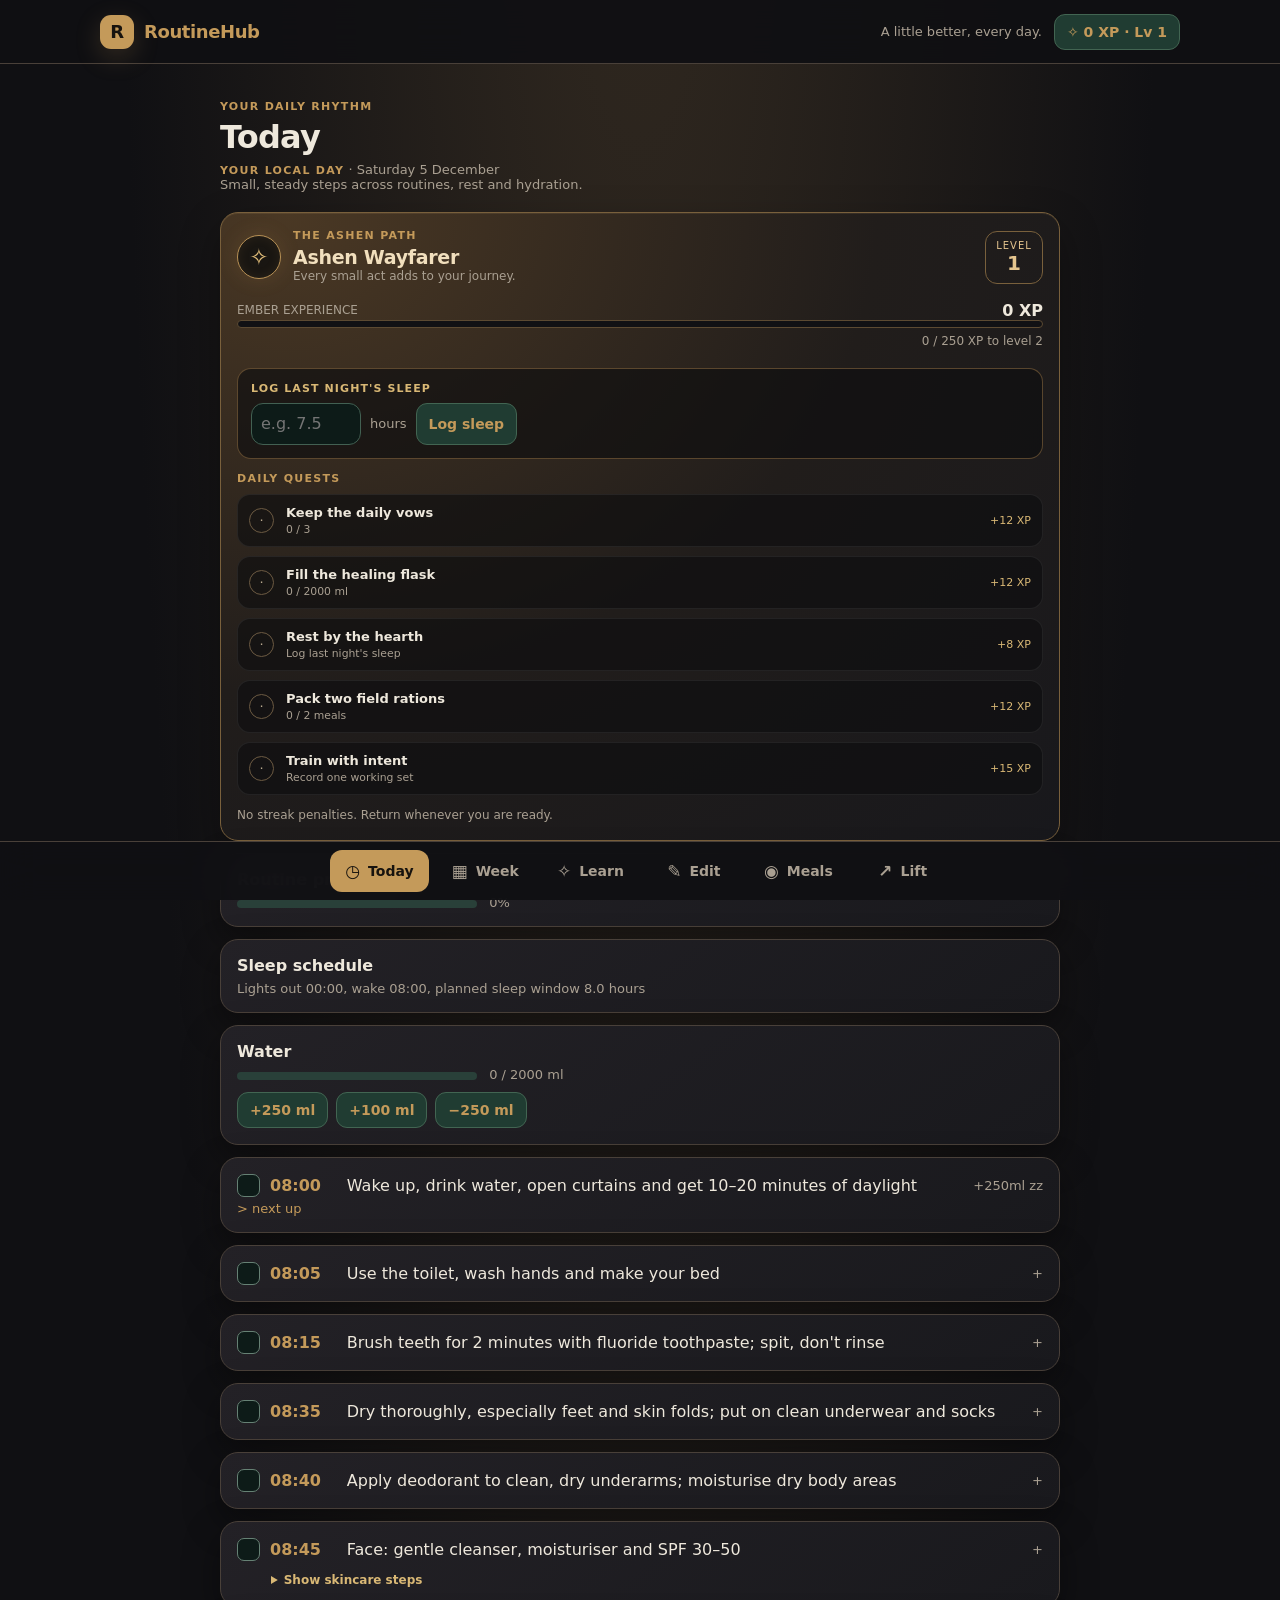
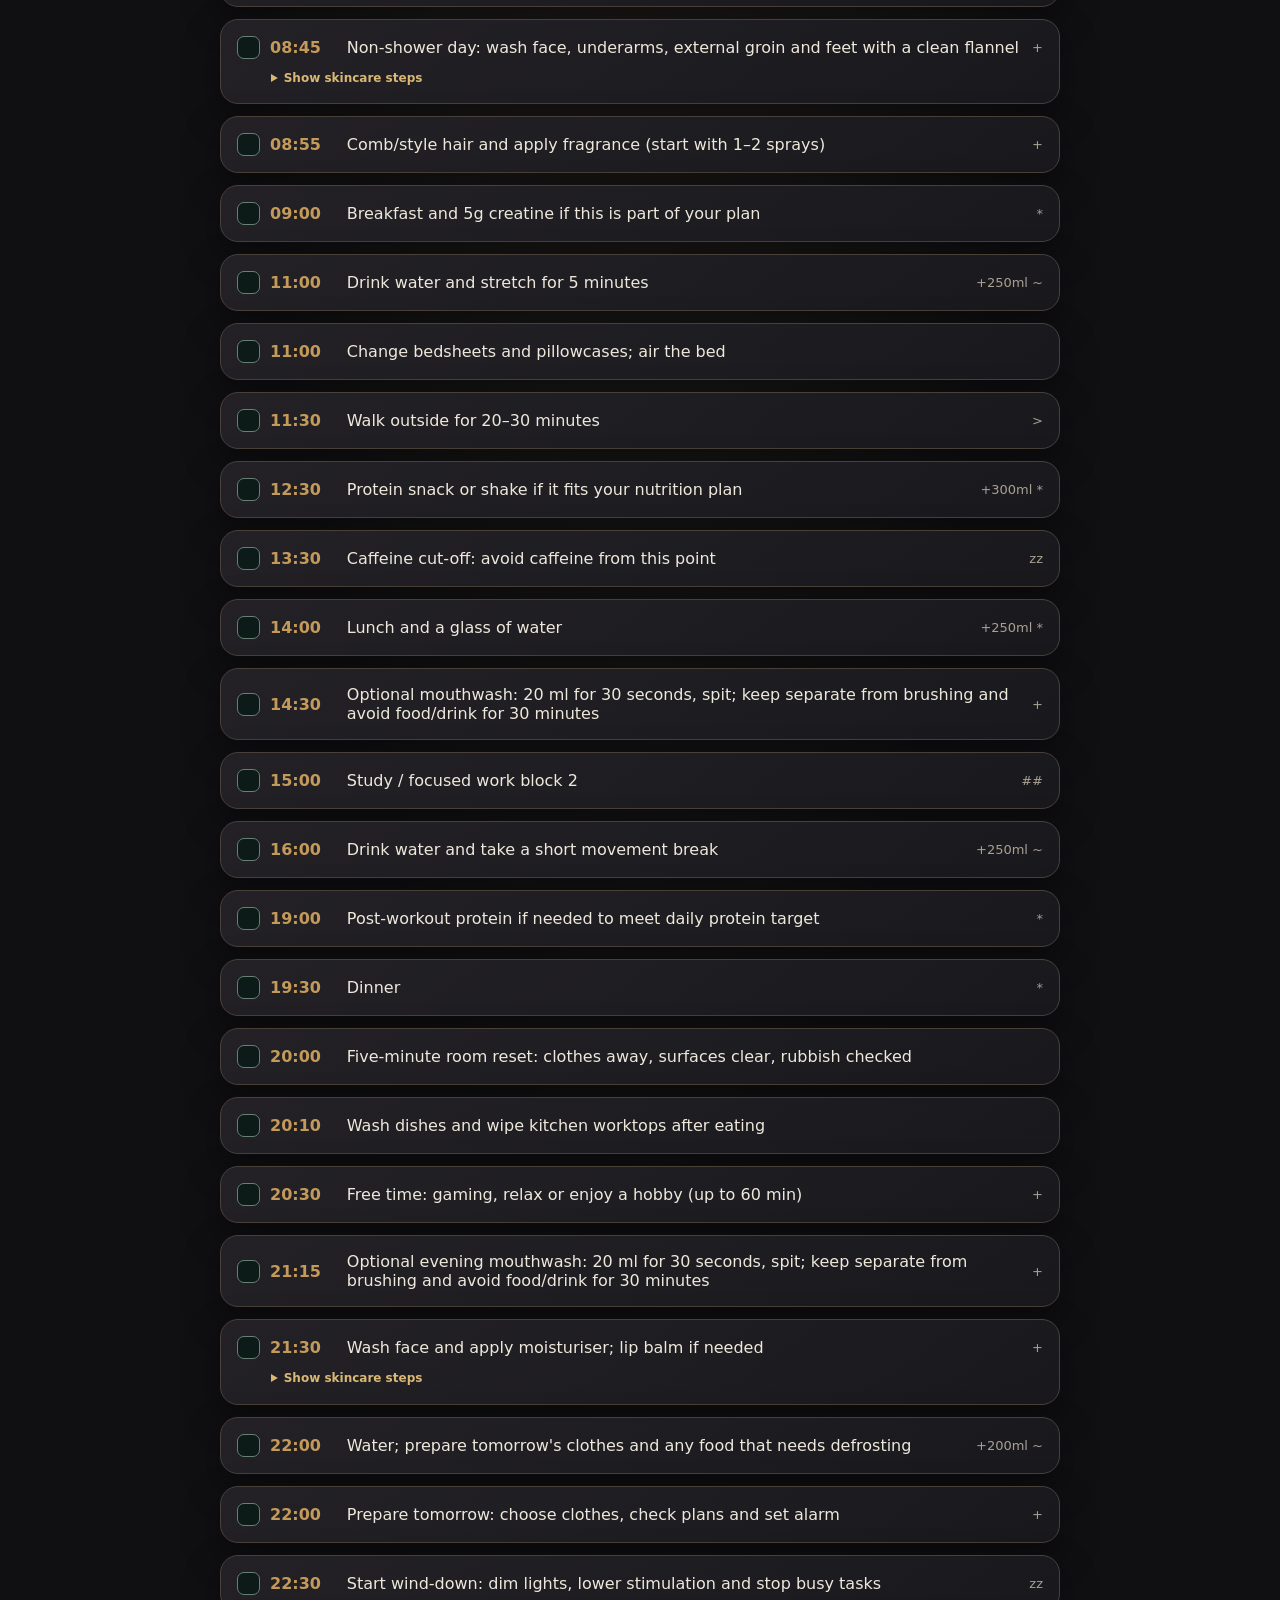
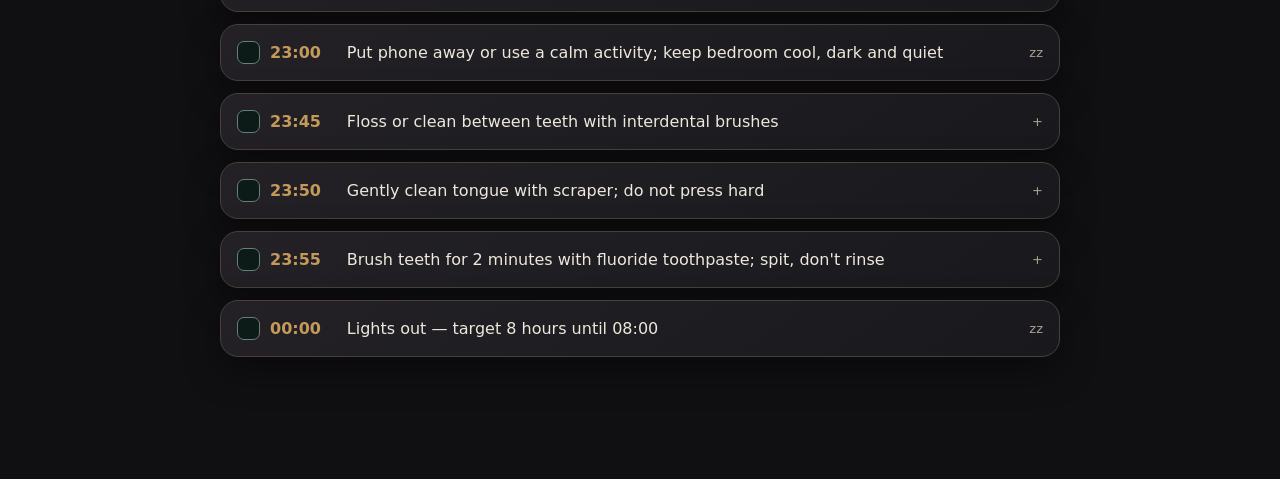
<file: index.html>
<!doctype html>
<html lang="en-GB">
<head>
<meta charset="utf-8">
<meta name="viewport" content="width=device-width, initial-scale=1, viewport-fit=cover">
<meta name="theme-color" content="#101013">
<meta name="description" content="RoutineHub brings your daily routines, meals and dumbbell training together.">
<title>RoutineHub</title>
<link rel="manifest" href="manifest.json">
<link rel="apple-touch-icon" href="icon-192.png">
<link rel="stylesheet" href="routine.css">
<link rel="stylesheet" href="routine-theme.css">
</head>
<body class="routinehub-page">
<header class="site-header">
  <a class="site-brand" href="./index.html" aria-label="RoutineHub home"><span class="brand-mark">R</span><span>RoutineHub</span></a>
  <div class="header-meta"><span class="site-tagline">A little better, every day.</span><button id="xp-badge" class="xp-badge" type="button" aria-label="View your quest progress">✧ 0 XP</button></div>
</header>
<div id="routine-view">
  <main id="app"></main>
</div>
<section id="embedded-meals" class="embedded-view" aria-label="Meals"><iframe id="mealsFrame" title="Meals" src="meals.html"></iframe></section>
<section id="embedded-lift" class="embedded-view" aria-label="Lift"><iframe id="liftFrame" title="Lift" src="lift.html"></iframe></section>
<section id="embedded-learning" class="embedded-view" aria-label="Learning"><iframe id="learningFrame" title="Learning" src="learning.html"></iframe></section>
<nav class="global-nav" aria-label="Main navigation">
  <button type="button" data-section="today" class="active"><span aria-hidden="true">◷</span>Today</button>
  <button type="button" data-section="week"><span aria-hidden="true">▦</span>Week</button>
  <button type="button" data-section="learning"><span aria-hidden="true">✧</span>Learn</button>
  <button type="button" data-section="edit"><span aria-hidden="true">✎</span>Edit</button>
  <button type="button" data-section="meals"><span aria-hidden="true">◉</span>Meals</button>
  <button type="button" data-section="lift"><span aria-hidden="true">↗</span>Lift</button>
</nav>
<script src="routine.js"></script>
</body>
</html>
</file>
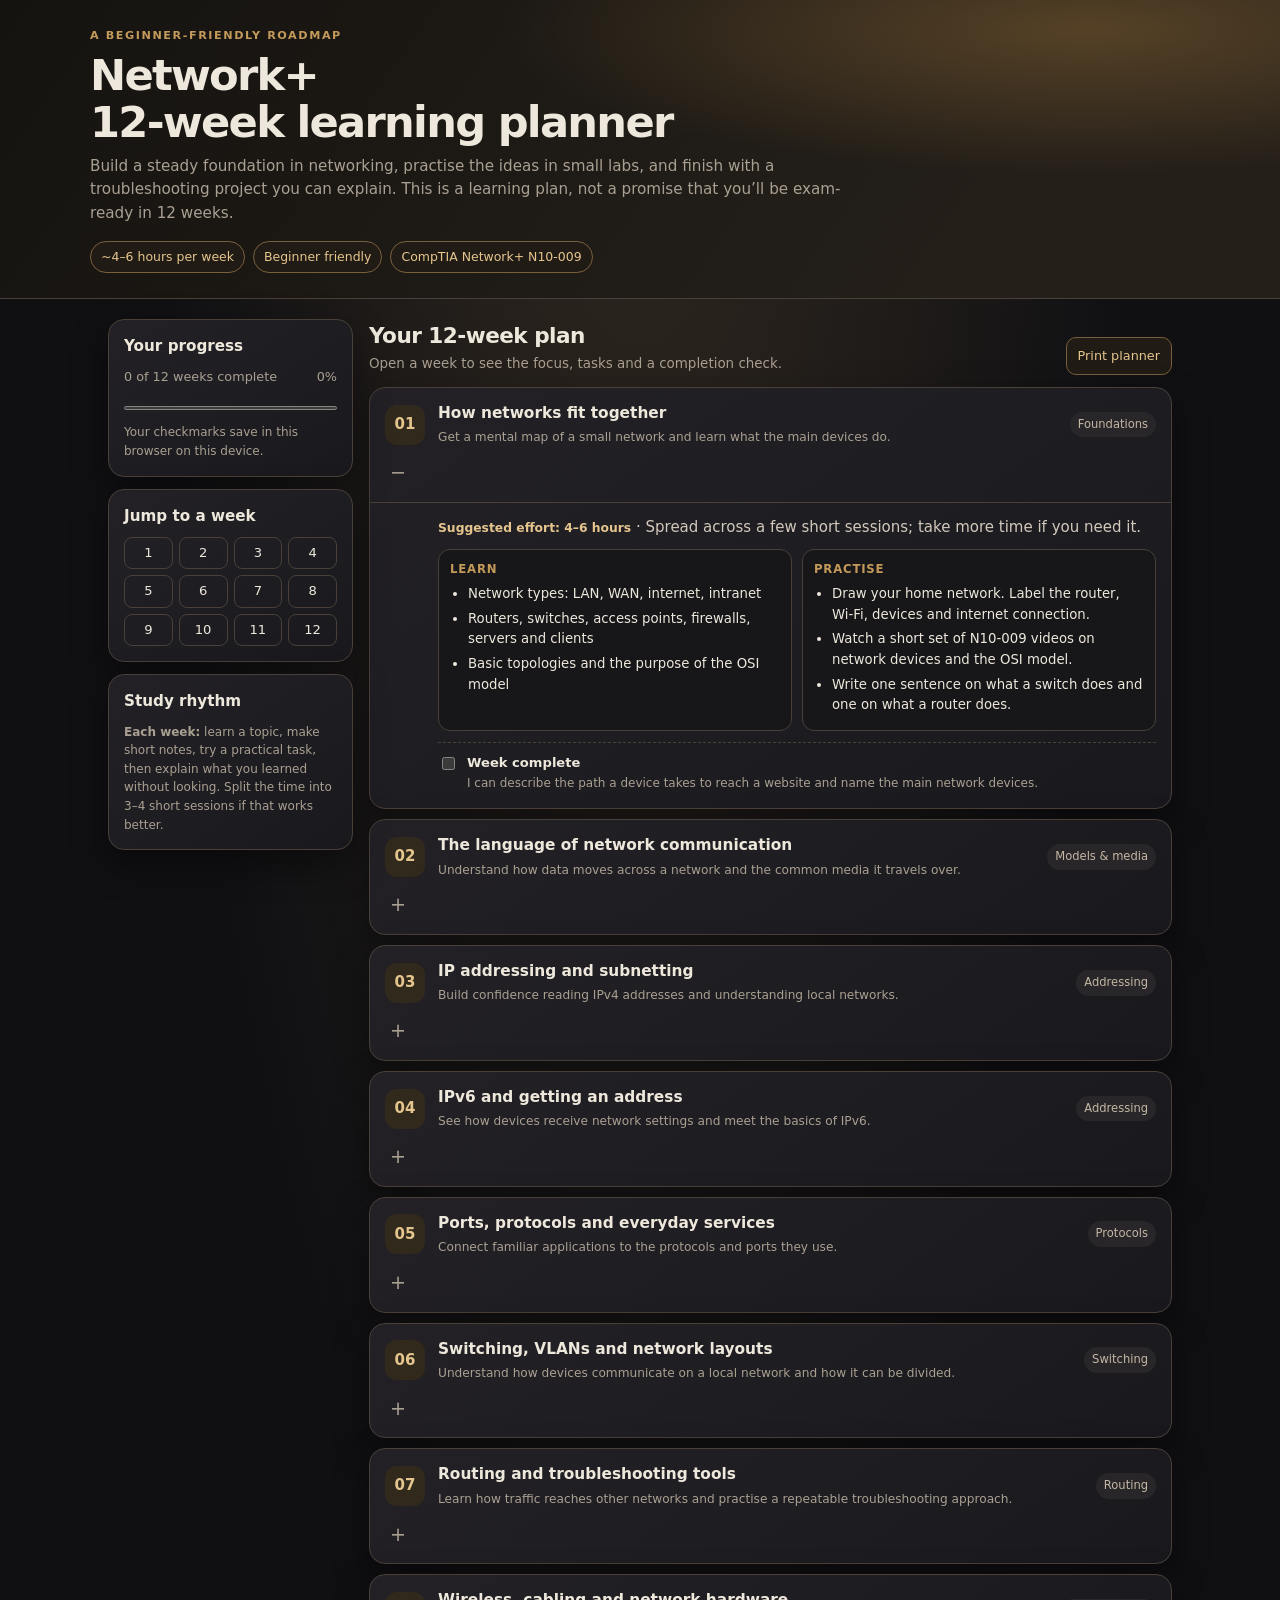
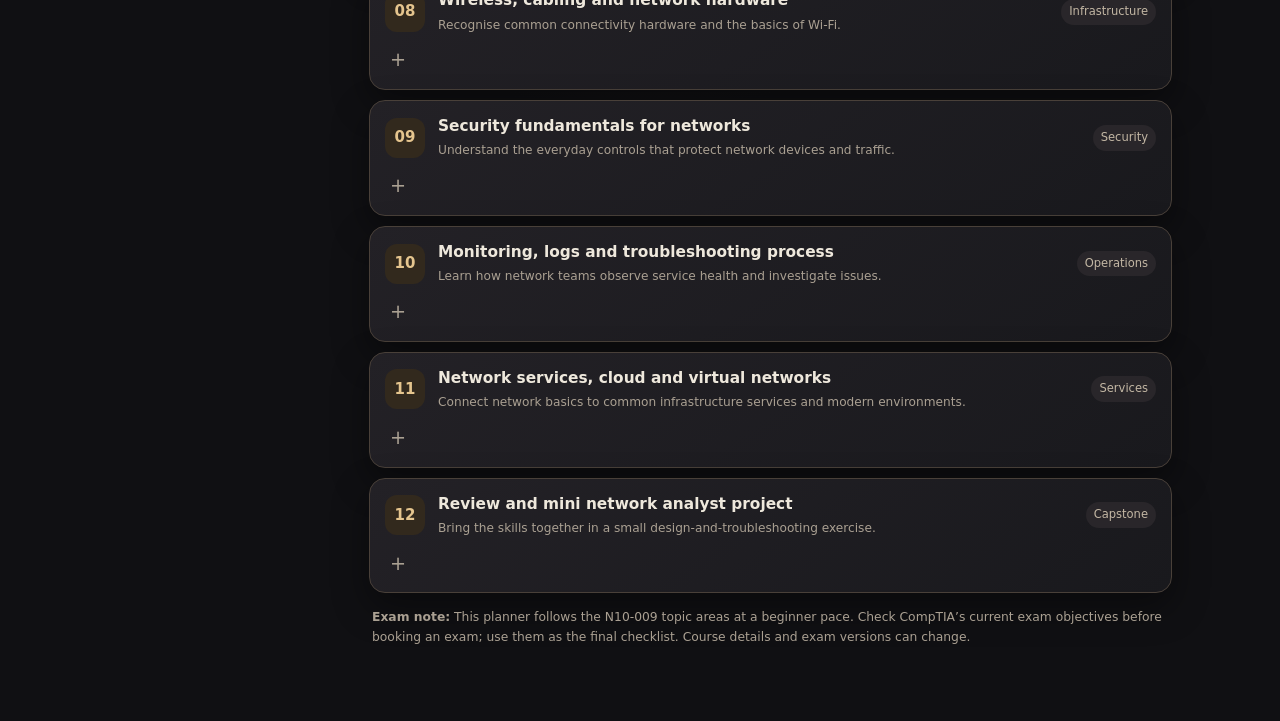
<file: learning.html>
<!doctype html>
<html lang="en">
<head>
<meta charset="utf-8">
<meta name="viewport" content="width=device-width,initial-scale=1">
<meta name="theme-color" content="#101013">
<title>Learning | RoutineHub</title>
<link rel="stylesheet" href="routine-theme.css">
<style>
*{box-sizing:border-box}
body.learning-page{margin:0;padding:0 0 24px;background:radial-gradient(ellipse at 50% -15%,#342b21 0%,var(--rh-bg,#101013) 56%);color:var(--rh-text,#eee8dc);font:15px/1.55 Inter,ui-sans-serif,system-ui,-apple-system,"Segoe UI",sans-serif}
.learning-page a{color:var(--rh-accent,#c49a5a);text-underline-offset:3px}
.learning-page .hero{background:radial-gradient(ellipse at 85% 10%,#554126 0,transparent 38%),linear-gradient(125deg,#151310,#241f19 75%);color:var(--rh-text,#eee8dc);padding:27px max(18px,calc((100vw - 1100px)/2)) 25px;border-bottom:1px solid var(--rh-line,#494039)}
.learning-page .hero-inner{max-width:1100px;margin:auto}
.learning-page .eyebrow{color:var(--rh-accent,#c49a5a);text-transform:uppercase;letter-spacing:.14em;font-size:.7rem;font-weight:800}
.learning-page .hero h1{font-size:clamp(1.8rem,4vw,2.7rem);letter-spacing:-.04em;line-height:1.08;margin:8px 0}
.learning-page .hero p{max-width:760px;color:var(--rh-muted,#aaa092);font-size:.95rem;margin:9px 0 16px}
.learning-page .pills{display:flex;gap:8px;flex-wrap:wrap}
.learning-page .pill{border:1px solid #79603c;background:#211b15;color:#e5c58e;border-radius:99px;padding:5px 10px;font-size:.78rem}
.learning-page .layout{max-width:1100px;padding:0 18px;margin:20px auto 35px;display:grid;grid-template-columns:245px minmax(0,1fr);gap:16px;align-items:start}
.learning-page .side{position:sticky;top:12px}
.learning-page .panel,.learning-page .week,.learning-page .resource{background:linear-gradient(145deg,#232126,#19191d);border:1px solid var(--rh-line,#494039);border-radius:16px;box-shadow:var(--rh-shadow,0 14px 36px #0006)}
.learning-page .panel{padding:15px;margin-bottom:12px}
.learning-page .panel h2,.learning-page .panel h3{margin:0 0 9px;font-size:.95rem}
.learning-page .progressline{display:flex;justify-content:space-between;font-size:.8rem;color:var(--rh-muted,#aaa092);margin-bottom:6px}
.learning-page progress{width:100%;height:8px;accent-color:var(--rh-accent,#c49a5a)}
.learning-page .progress-note,.learning-page .tiny{color:var(--rh-muted,#aaa092);font-size:.75rem}
.learning-page .progress-note{margin-top:7px}
.learning-page .jump{display:grid;grid-template-columns:repeat(4,1fr);gap:6px}
.learning-page .jump a{border:1px solid var(--rh-line,#494039);border-radius:8px;text-align:center;padding:5px 0;text-decoration:none;font-size:.82rem;color:var(--rh-text,#eee8dc)}
.learning-page .jump a:hover{background:#342b21}
.learning-page .jump a.done{background:#2e281e;border-color:#8e7045;color:#e5c58e}
.learning-page .resources{display:grid;gap:9px}
.learning-page .resource{padding:12px 13px}
.learning-page .resource h3{font-size:.9rem;margin:0 0 3px}
.learning-page .resource p{font-size:.78rem;color:var(--rh-muted,#aaa092);margin:0 0 4px}
.learning-page .resource a{font-weight:700;font-size:.82rem}
.learning-page .main-head{display:flex;justify-content:space-between;gap:12px;align-items:end;margin:0 0 12px}
.learning-page .main-head h2{margin:0;font-size:1.35rem;letter-spacing:-.025em}
.learning-page .main-head p{margin:2px 0 0;color:var(--rh-muted,#aaa092);font-size:.84rem}
.learning-page .button{border:1px solid #79603c;background:#211b15;color:#e5c58e;padding:8px 11px;border-radius:10px;font:inherit;font-size:.8rem;cursor:pointer}
.learning-page .button:hover{background:#342b21}
.learning-page .weeks{display:grid;gap:10px}
.learning-page .week{overflow:hidden;scroll-margin-top:12px}
.learning-page .week summary{list-style:none;cursor:pointer;padding:14px 15px;display:grid;grid-template-columns:42px 1fr auto;gap:11px;align-items:center}
.learning-page .week summary::-webkit-details-marker{display:none}
.learning-page .week summary:after{content:'+';font-size:1.2rem;color:var(--rh-muted,#aaa092);margin-left:5px}
.learning-page .week[open] summary:after{content:'−'}
.learning-page .number{width:40px;height:40px;display:grid;place-items:center;border-radius:12px;background:#32291d;color:#e5c58e;font-weight:850}
.learning-page .week.done .number{background:#3b3020;color:#f1d49b}
.learning-page .week-title{font-size:.96rem;font-weight:800;line-height:1.3}
.learning-page .week-kicker{font-size:.76rem;color:var(--rh-muted,#aaa092);margin-top:3px}
.learning-page .badge{border-radius:99px;background:#29262a;padding:4px 8px;color:#c3b7a4;font-size:.72rem;white-space:nowrap}
.learning-page .week.done .badge{background:#32291d;color:#e5c58e}
.learning-page .weekbody{border-top:1px solid var(--rh-line,#494039);padding:13px 15px 15px 68px}
.learning-page .weekbody p{margin:0 0 10px;color:#d2c9bc}
.learning-page .columns{display:grid;grid-template-columns:1fr 1fr;gap:10px}
.learning-page .subcard{border:1px solid var(--rh-line,#494039);background:#17171a;border-radius:12px;padding:10px 11px}
.learning-page .subcard h4{font-size:.73rem;letter-spacing:.07em;text-transform:uppercase;color:var(--rh-accent,#c49a5a);margin:0 0 6px}
.learning-page .subcard ul{padding-left:18px;margin:0}
.learning-page .subcard li{margin:4px 0;font-size:.83rem}
.learning-page .checkrow{border-top:1px dashed var(--rh-line,#494039);margin-top:11px;padding-top:10px;display:flex;align-items:start;gap:9px;font-size:.82rem}
.learning-page .checkrow input{margin-top:4px;accent-color:var(--rh-accent,#c49a5a)}
.learning-page .time{color:#e5c58e;font-size:.77rem;font-weight:700}
.learning-page .milestone{margin-top:10px;padding:10px 12px;background:#2b2419;border-left:3px solid var(--rh-accent,#c49a5a);border-radius:7px;font-size:.82rem}
.learning-page .footer{color:var(--rh-muted,#aaa092);font-size:.77rem;padding:15px 3px}
.learning-page .print{display:none}
@media(max-width:820px){.learning-page .layout{grid-template-columns:1fr}.learning-page .side{position:static;display:grid;grid-template-columns:1fr 1fr;gap:10px}.learning-page .panel{margin:0}.learning-page .jump-panel{grid-column:1/-1}}
@media(max-width:560px){.learning-page .hero{padding:21px 15px}.learning-page .layout{padding:0 12px;margin-top:13px}.learning-page .side{display:flex;flex-direction:column}.learning-page .week summary{grid-template-columns:38px 1fr auto;gap:8px;padding:12px}.learning-page .number{width:36px;height:36px}.learning-page .weekbody{padding:12px}.learning-page .columns{grid-template-columns:1fr}.learning-page .badge{display:none}.learning-page .main-head{align-items:start;flex-direction:column}}
@media print{.learning-page body{background:#fff}.learning-page .hero{padding:22px;background:#241f19!important;print-color-adjust:exact}.learning-page .layout{display:block;margin:12px auto;padding:0 10px}.learning-page .side,.learning-page .main-head .button{display:none}.learning-page .week{box-shadow:none;break-inside:avoid;margin-bottom:8px}.learning-page .week:not([open]) .weekbody{display:block}.learning-page .week summary{padding:9px}.learning-page .weekbody{padding:10px}.learning-page .resource{box-shadow:none}.learning-page .print{display:block}}
</style>
</head>
<body class="learning-page">
<header class="hero"><div class="hero-inner"><div class="eyebrow">A beginner-friendly roadmap</div><h1>Network+<br>12-week learning planner</h1><p>Build a steady foundation in networking, practise the ideas in small labs, and finish with a troubleshooting project you can explain. This is a learning plan, not a promise that you’ll be exam-ready in 12 weeks.</p><div class="pills"><span class="pill">~4–6 hours per week</span><span class="pill">Beginner friendly</span><span class="pill">CompTIA Network+ N10-009</span></div></div></header>
<div class="layout"><aside class="side"><section class="panel"><h2>Your progress</h2><div class="progressline"><span id="progressText">0 of 12 weeks complete</span><span id="progressPct">0%</span></div><progress id="progress" value="0" max="12"></progress><div class="progress-note">Your checkmarks save in this browser on this device.</div></section><section class="panel jump-panel"><h3>Jump to a week</h3><nav class="jump" id="jump"></nav></section><section class="panel"><h3>Study rhythm</h3><div class="tiny"><b>Each week:</b> learn a topic, make short notes, try a practical task, then explain what you learned without looking. Split the time into 3–4 short sessions if that works better.</div></section></aside>
<main><div class="main-head"><div><h2>Your 12-week plan</h2><p>Open a week to see the focus, tasks and a completion check.</p></div><button class="button" onclick="window.print()">Print planner</button></div><div class="weeks" id="weeks"></div><div class="footer"><b>Exam note:</b> This planner follows the N10-009 topic areas at a beginner pace. Check CompTIA’s current exam objectives before booking an exam; use them as the final checklist. Course details and exam versions can change.</div></main></div>
<script>
const weeks=[
{title:'How networks fit together',tag:'Foundations',goal:'Get a mental map of a small network and learn what the main devices do.',learn:['Network types: LAN, WAN, internet, intranet','Routers, switches, access points, firewalls, servers and clients','Basic topologies and the purpose of the OSI model'],do:['Draw your home network. Label the router, Wi-Fi, devices and internet connection.','Watch a short set of N10-009 videos on network devices and the OSI model.','Write one sentence on what a switch does and one on what a router does.'],done:'I can describe the path a device takes to reach a website and name the main network devices.'},
{title:'The language of network communication',tag:'Models & media',goal:'Understand how data moves across a network and the common media it travels over.',learn:['OSI and TCP/IP models as troubleshooting maps','Ethernet, copper and fibre basics','Frames, packets and encapsulation at a high level'],do:['Sketch a message travelling from a laptop through a router to a website.','Compare copper Ethernet, fibre and Wi-Fi: where might each be used?','Practise explaining why layered models help narrow down a fault.'],done:'I can use the OSI layers as a simple way to describe where a problem might be.'},
{title:'IP addressing and subnetting',tag:'Addressing',goal:'Build confidence reading IPv4 addresses and understanding local networks.',learn:['IPv4 address, subnet mask/prefix, network and host portions','Private vs public addresses; default gateway','Subnetting basics: network, usable host range and broadcast address'],do:['Find your device IP and gateway with ipconfig (Windows) or ip addr (Linux/macOS).','Do a few beginner subnetting examples; focus on understanding, not speed.','Identify whether sample addresses are private or public.'],done:'I can explain what an IP address, prefix and default gateway are, and solve basic subnet questions.'},
{title:'IPv6 and getting an address',tag:'Addressing',goal:'See how devices receive network settings and meet the basics of IPv6.',learn:['DHCP and the address lease process','DNS purpose and basic name resolution','IPv6 notation, prefix and common address types'],do:['Use nslookup to look up a familiar domain.','Check your device’s network settings and identify DNS and DHCP-related information.','Practise recognising IPv4 and IPv6 addresses.'],done:'I can explain how DHCP gives a device settings and how DNS helps find a service.'},
{title:'Ports, protocols and everyday services',tag:'Protocols',goal:'Connect familiar applications to the protocols and ports they use.',learn:['TCP vs UDP and when reliability matters','Common ports: DNS, DHCP, HTTP/HTTPS, SSH, SMTP, RDP and NTP','Client/server communication and basic firewall rules'],do:['Make flashcards for a small set of common ports; add what each service does.','Use a browser and describe DNS lookup followed by an HTTPS connection.','Explain the difference between a port and an IP address.'],done:'I can name several common services and explain TCP vs UDP in plain language.'},
{title:'Switching, VLANs and network layouts',tag:'Switching',goal:'Understand how devices communicate on a local network and how it can be divided.',learn:['MAC addresses and switch forwarding','VLAN purpose, access ports and trunks','Physical and logical network diagrams'],do:['Use Packet Tracer to connect two PCs through a switch and test connectivity.','Build two VLANs in a guided beginner lab if ready; observe what changes.','Draw a small office layout with a guest Wi-Fi network separated from staff.'],done:'I can explain how a switch forwards local traffic and why VLANs are useful.'},
{title:'Routing and troubleshooting tools',tag:'Routing',goal:'Learn how traffic reaches other networks and practise a repeatable troubleshooting approach.',learn:['Default routes and routing tables','NAT/PAT at a high level','ping, tracert/traceroute, ipconfig/ifconfig, nslookup and netstat'],do:['Run ping to your gateway and a public address; note what each test tells you.','Run tracert/traceroute to a website and observe the hops.','Use a simple checklist: physical/Wi-Fi, IP settings, gateway, DNS, application.'],done:'I can use basic commands and explain what each result suggests.'},
{title:'Wireless, cabling and network hardware',tag:'Infrastructure',goal:'Recognise common connectivity hardware and the basics of Wi-Fi.',learn:['Wi-Fi bands, channels, SSID and encryption basics','Ethernet cabling and common interface issues','Modems, routers, switches, APs and transceivers'],do:['Check your Wi-Fi band and signal strength; note possible sources of interference.','Learn the difference between WPA2 and WPA3 at a high level.','Look at a network diagram and identify where an access point and switch belong.'],done:'I can list a few reasons Wi-Fi or a wired link might be slow or unavailable.'},
{title:'Security fundamentals for networks',tag:'Security',goal:'Understand the everyday controls that protect network devices and traffic.',learn:['Least privilege, authentication, MFA and access control','Firewalls, ACLs, VPNs and network segmentation','Common threats and basic hardening practices'],do:['Create a short checklist for securing a home router (unique admin password, updates, secure Wi-Fi).','Draw where a firewall and VPN fit in a simple network.','Explain how segmentation can limit the impact of a compromised device.'],done:'I can describe several network security controls and the problem each addresses.'},
{title:'Monitoring, logs and troubleshooting process',tag:'Operations',goal:'Learn how network teams observe service health and investigate issues.',learn:['SNMP, syslog, flow data and monitoring concepts','Availability, latency, jitter, packet loss and throughput','Ticket notes: symptoms, scope, evidence, action and outcome'],do:['Create a sample troubleshooting note for a fictional “can’t reach website” report.','Compare latency, packet loss and bandwidth in your own words.','Explore a sample Wireshark capture or run a short capture on your own device; identify DNS and TCP conversations.'],done:'I can record a clear troubleshooting finding and distinguish latency from packet loss.'},
{title:'Network services, cloud and virtual networks',tag:'Services',goal:'Connect network basics to common infrastructure services and modern environments.',learn:['NTP, QoS, VPN and load-balancing concepts','Virtual machines, virtual switches and cloud network basics','Backup/restore and configuration documentation'],do:['Sketch a simple cloud app path: user, DNS, internet, cloud network, application.','Explain why accurate time (NTP) matters for logs and troubleshooting.','Write a one-page network diagram legend for a small company.'],done:'I can explain where common services fit and how virtual networks resemble physical ones.'},
{title:'Review and mini network analyst project',tag:'Capstone',goal:'Bring the skills together in a small design-and-troubleshooting exercise.',learn:['Review weak areas using the N10-009 objectives checklist','Troubleshooting methodology and clear technical communication','Next steps: deeper labs, exam prep or entry-level support experience'],do:['Design a small office network with staff, guest Wi-Fi, a printer, a switch, router/firewall and internet. Label IP ranges and services.','Introduce one fault (wrong gateway, failed DNS or bad cable) and write the steps you’d use to isolate it.','Record a short portfolio note: diagram, issue, evidence, fix and what you learned.'],done:'I can walk someone through my design and troubleshoot one issue step by step.',milestone:'After week 12, compare your knowledge against every N10-009 objective. Spend extra time on gaps before deciding whether to book the exam.'}
];
const resources=[
{title:'Main video course · Professor Messer',text:'Free N10-009 Network+ videos, organised by topic.',url:'https://www.professormesser.com/network-plus/n10-009/n10-009-video/n10-009-training-course/',label:'Open the video course'},
{title:'Structured beginner course · Cisco Networking Academy',text:'Networking Basics is self-paced and starts from the beginning.',url:'https://www.netacad.com/courses/networking-basics',label:'Open Networking Basics'},
{title:'Packet Tracer · Cisco Networking Academy',text:'Free simulator course to download and start using Packet Tracer.',url:'https://www.netacad.com/courses/getting-started-cisco-packet-tracer',label:'Get started with Packet Tracer'},
{title:'Official exam checklist · CompTIA',text:'Use the objectives as a topic checklist. This plan is for N10-009.',url:'https://partners.comptia.org/docs/default-source/resources/comptia-network-n10-009-exam-objectives-(4-0)',label:'View N10-009 objectives'},
{title:'Packet analysis · Wireshark',text:'Official documentation for exploring packet captures.',url:'https://www.wireshark.org/docs/',label:'Open Wireshark documentation'}
];
const doneKey='networkplus12.done.v1';let done=new Set(JSON.parse(localStorage.getItem(doneKey)||'[]'));const esc=s=>s.replace(/[&<>"']/g,c=>({'&':'&amp;','<':'&lt;','>':'&gt;','"':'&quot;',"'":'&#39;'}[c]));
document.getElementById('jump').innerHTML=weeks.map((_,i)=>`<a href="#week-${i+1}" id="jump-${i+1}">${i+1}</a>`).join('');
document.getElementById('weeks').innerHTML=weeks.map((w,i)=>`<details class="week ${done.has(i+1)?'done':''}" id="week-${i+1}" ${i===0?'open':''}><summary><span class="number">${String(i+1).padStart(2,'0')}</span><span><span class="week-title">${esc(w.title)}</span><div class="week-kicker">${esc(w.goal)}</div></span><span class="badge">${esc(w.tag)}</span></summary><div class="weekbody"><p><span class="time">Suggested effort: 4–6 hours</span> · Spread across a few short sessions; take more time if you need it.</p><div class="columns"><section class="subcard"><h4>Learn</h4><ul>${w.learn.map(x=>`<li>${esc(x)}</li>`).join('')}</ul></section><section class="subcard"><h4>Practise</h4><ul>${w.do.map(x=>`<li>${esc(x)}</li>`).join('')}</ul></section></div>${w.milestone?`<div class="milestone"><b>Milestone:</b> ${esc(w.milestone)}</div>`:''}<label class="checkrow"><input type="checkbox" data-week="${i+1}" ${done.has(i+1)?'checked':''}><span><b>Week complete</b><br><span class="tiny">${esc(w.done)}</span></span></label></div></details>`).join('');
document.querySelectorAll('[data-week]').forEach(cb=>cb.addEventListener('change',()=>{const n=Number(cb.dataset.week);cb.checked?done.add(n):done.delete(n);localStorage.setItem(doneKey,JSON.stringify([...done]));renderProgress()}));
function renderProgress(){const n=done.size;document.getElementById('progress').value=n;document.getElementById('progressText').textContent=`${n} of 12 weeks complete`;document.getElementById('progressPct').textContent=`${Math.round(n/12*100)}%`;weeks.forEach((_,i)=>{const id=i+1,el=document.getElementById(`week-${id}`),jump=document.getElementById(`jump-${id}`);el.classList.toggle('done',done.has(id));jump.classList.toggle('done',done.has(id))})}renderProgress();
</script>
</body>
</html>
</file>
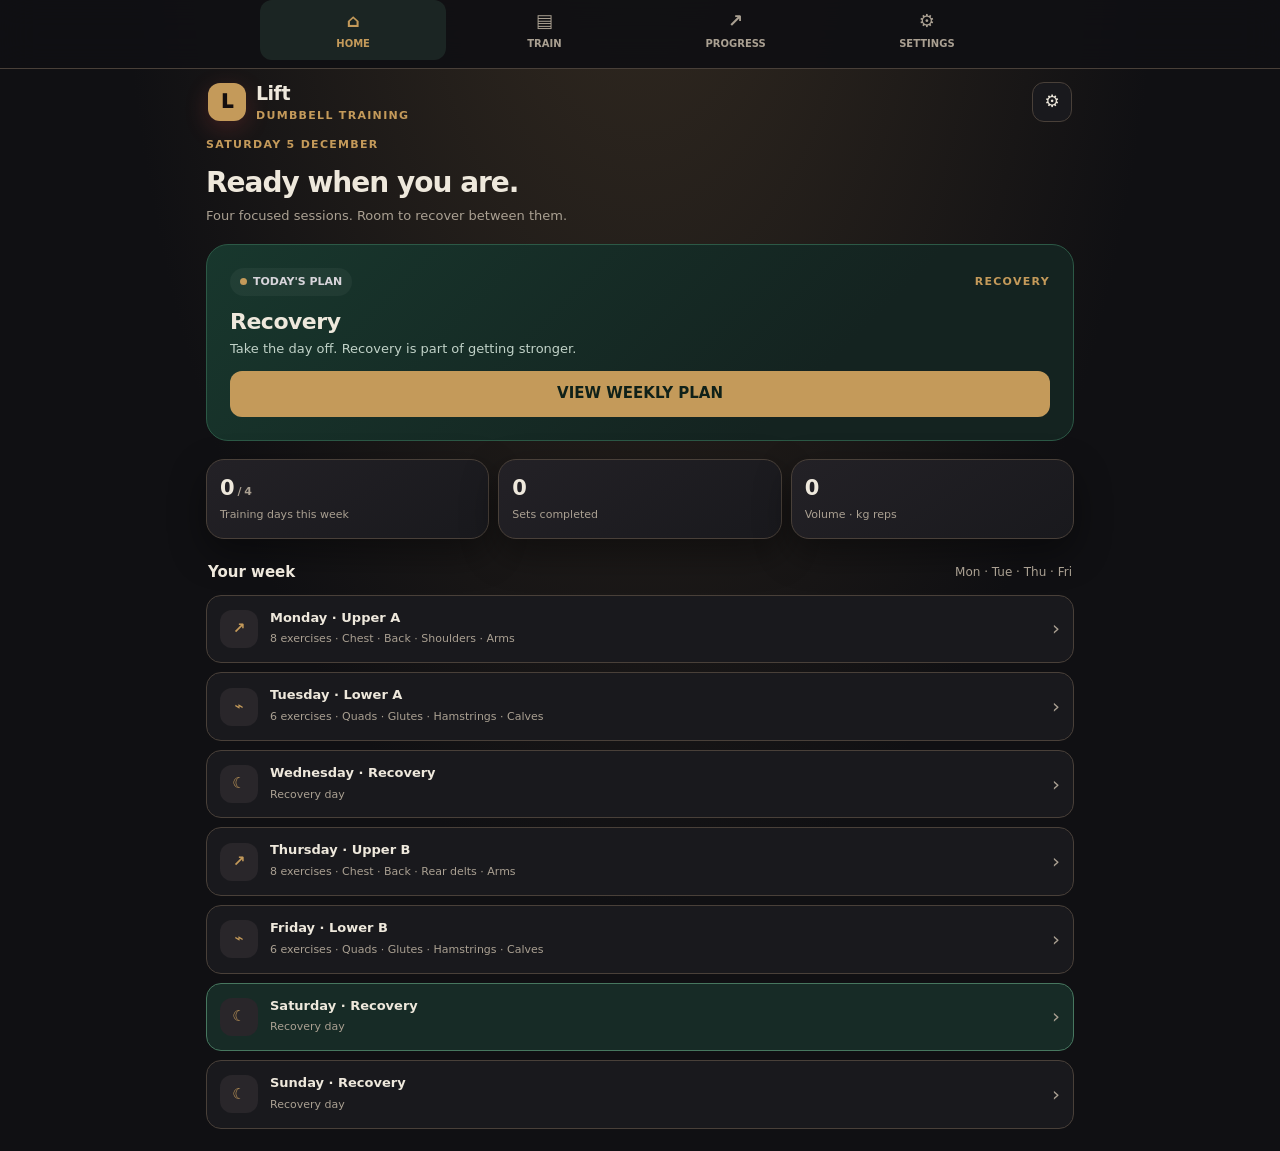
<file: lift.html>
<!doctype html>
<html lang="en-GB"><head>
<meta charset="utf-8"><meta name="viewport" content="width=device-width,initial-scale=1,viewport-fit=cover">
<meta name="theme-color" content="#101013"><meta name="description" content="Lift — your personal strength training tracker.">
<title>Lift — Training</title><link rel="apple-touch-icon" href="icon-192.png">
<style>
:root{color-scheme:dark;--bg:#0b0b0e;--panel:#141419;--panel2:#1b1b22;--line:#2d2d36;--text:#f2f1f4;--muted:#92919d;--red:#ff554f;--red2:#ff766d;--green:#66d6a0;--radius:18px}*{box-sizing:border-box}body{margin:0;background:var(--bg);color:var(--text);font:15px/1.45 Inter,ui-sans-serif,system-ui,-apple-system,"Segoe UI",sans-serif;-webkit-font-smoothing:antialiased}button,input,select{font:inherit}button{cursor:pointer}#app{max-width:760px;margin:0 auto;min-height:100vh;padding:0 16px calc(100px + env(safe-area-inset-bottom))}.top{padding:calc(18px + env(safe-area-inset-top)) 2px 14px;display:flex;align-items:center;justify-content:space-between}.brand{display:flex;align-items:center;gap:10px}.logo{width:38px;height:38px;border-radius:12px;background:var(--red);display:grid;place-items:center;color:#140e0e;font-weight:950;font-size:19px;box-shadow:0 7px 24px #ff554f30}.brand strong{font-size:19px;letter-spacing:-.5px}.eyebrow{font-size:11px;letter-spacing:1.5px;text-transform:uppercase;color:var(--muted);font-weight:750}.iconbtn{border:1px solid var(--line);background:var(--panel);color:var(--text);width:40px;height:40px;border-radius:13px;display:grid;place-items:center;font-size:17px}.page-title{font-size:28px;letter-spacing:-1px;font-weight:850;margin:10px 0 3px}.sub{color:var(--muted);font-size:13px}.hero{background:linear-gradient(135deg,#271719,#171419 65%);border:1px solid #542b2e;border-radius:22px;padding:18px;margin:18px 0}.hero-top{display:flex;justify-content:space-between;align-items:center}.pill{display:inline-flex;align-items:center;gap:6px;padding:6px 10px;border-radius:99px;background:#ffffff0b;color:#d8d5db;font-size:11px;font-weight:750}.dot{width:7px;height:7px;background:var(--green);border-radius:50%}.hero h2{font-size:22px;line-height:1.15;margin:13px 0 6px;letter-spacing:-.5px}.hero p{color:#c2b6b8;margin:0;font-size:13px}.btn{border:0;border-radius:13px;padding:12px 15px;background:var(--red);color:#1b0c0c;font-weight:850}.btn.secondary{background:var(--panel2);color:var(--text);border:1px solid var(--line)}.btn.ghost{background:transparent;color:var(--red2);padding:8px}.btn.small{padding:8px 11px;font-size:12px;border-radius:10px}.btn.full{width:100%;margin-top:12px}.section-head{display:flex;align-items:center;justify-content:space-between;margin:23px 2px 11px}.section-head h3{font-size:15px;margin:0;font-weight:800}.section-head span{font-size:12px;color:var(--muted)}.stats{display:grid;grid-template-columns:repeat(3,1fr);gap:9px}.stat{background:var(--panel);border:1px solid var(--line);border-radius:15px;padding:13px}.stat b{display:block;font-size:21px;letter-spacing:-.5px}.stat span{font-size:11px;color:var(--muted)}.daylist{display:grid;gap:9px}.day{display:flex;align-items:center;gap:12px;padding:13px;background:var(--panel);border:1px solid var(--line);border-radius:15px}.day.active{border-color:#743337;background:#211719}.daymark{width:38px;height:38px;border-radius:12px;background:var(--panel2);display:grid;place-items:center;font-weight:850;color:var(--red2)}.dayinfo{flex:1;min-width:0}.dayinfo b{display:block;font-size:13px}.dayinfo small{color:var(--muted);font-size:11px}.dayarrow{color:var(--muted);font-size:20px}.card{background:var(--panel);border:1px solid var(--line);border-radius:17px;padding:15px;margin:10px 0}.exercise{padding:14px 0;border-bottom:1px solid var(--line)}.exercise:last-child{border-bottom:0;padding-bottom:0}.ex-top{display:flex;justify-content:space-between;gap:12px}.ex-name{font-weight:800;font-size:14px}.ex-meta{font-size:11px;color:var(--muted);white-space:nowrap}.cue{font-size:12px;color:var(--muted);margin:4px 0 9px}.hint{font-size:11px;color:var(--red2);background:#ff554f10;padding:8px 10px;border-radius:10px;margin:7px 0 9px}.sethead,.setrow{display:grid;grid-template-columns:26px 1fr 1fr 34px;gap:7px;align-items:center}.sethead{font-size:10px;color:var(--muted);text-transform:uppercase;letter-spacing:.8px;padding:0 0 5px}.setrow{margin:6px 0}.setnum{color:var(--muted);font-size:12px}.field{min-width:0;width:100%;border:1px solid var(--line);border-radius:10px;background:#0e0e12;color:var(--text);padding:9px 8px;font-size:14px}.check{width:24px;height:24px;accent-color:var(--red);justify-self:center}.complete{color:var(--green);font-size:11px;font-weight:800}.progressbar{height:7px;border-radius:99px;background:#292932;overflow:hidden;margin:9px 0}.progressbar i{display:block;height:100%;background:var(--red);border-radius:99px}.tabs{position:fixed;bottom:0;left:0;right:0;z-index:10;background:#101014f2;backdrop-filter:blur(18px);border-top:1px solid var(--line);padding:8px 10px calc(8px + env(safe-area-inset-bottom));display:flex;justify-content:center}.tabsin{width:100%;max-width:760px;display:grid;grid-template-columns:repeat(4,1fr);gap:5px}.tab{border:0;background:transparent;color:var(--muted);padding:8px 3px;border-radius:12px;font-size:10px;font-weight:750;display:grid;gap:3px;justify-items:center}.tab .ico{font-size:18px}.tab.on{background:#ff554f17;color:var(--red2)}.formgrid{display:grid;grid-template-columns:1fr 1fr;gap:10px}.label{display:block;font-size:11px;color:var(--muted);margin-bottom:5px}.fieldwrap{margin:10px 0}.fieldwrap .field{width:100%}.daychips{display:flex;gap:7px;flex-wrap:wrap}.chip{padding:8px 11px;border:1px solid var(--line);border-radius:99px;background:var(--panel);color:var(--muted);font-size:11px}.chip.sel{border-color:var(--red);color:var(--red2);background:#ff554f12}.record{display:flex;justify-content:space-between;gap:10px;padding:11px 0;border-bottom:1px solid var(--line);font-size:13px}.record:last-child{border:0}.record small{display:block;color:var(--muted);font-size:11px}.empty{padding:25px 14px;text-align:center;color:var(--muted);font-size:13px}.notice{border-radius:13px;background:#202027;padding:12px;color:var(--muted);font-size:12px}.timer{position:fixed;bottom:calc(76px + env(safe-area-inset-bottom));left:50%;transform:translateX(-50%);background:var(--red);color:#190c0c;padding:10px 15px;border-radius:99px;font-weight:900;box-shadow:0 8px 30px #0008;z-index:12;white-space:nowrap}.hide{display:none!important}.modalback{position:fixed;inset:0;background:#000b;z-index:30;display:grid;align-items:end}.modal{background:var(--panel);border:1px solid var(--line);border-radius:22px 22px 0 0;padding:22px 18px calc(25px + env(safe-area-inset-bottom));max-width:760px;width:100%;margin:auto}.modal h3{margin:0 0 7px}.modal p{color:var(--muted);font-size:13px}.toast{position:fixed;top:calc(15px + env(safe-area-inset-top));left:50%;transform:translateX(-50%);background:#24242c;border:1px solid var(--line);border-radius:99px;padding:10px 15px;font-size:12px;z-index:50;box-shadow:0 8px 30px #0008}.muted{color:var(--muted)}.red{color:var(--red2)}.two{display:grid;grid-template-columns:1fr 1fr;gap:9px}.smalltxt{font-size:11px;color:var(--muted)}@media(min-width:650px){#app{padding-left:24px;padding-right:24px}.hero{padding:23px}.modal{border-radius:22px;margin:auto}}
#hub-return{display:none}
</style><style>
:root{--bg:#0c1917;--panel:#142320;--panel2:#1b2e29;--line:#2c4840;--text:#eff6f1;--muted:#9aada5;--red:#7de0b0;--red2:#9ae8c3;--green:#7de0b0}
body{background:radial-gradient(ellipse at 50% -15%,#244438 0%,#0c1917 55%)}
#app{padding-top:68px;padding-bottom:16px}
.tabs{top:0;bottom:auto;background:#0b1715ed;border-top:0;border-bottom:1px solid var(--line);padding-top:env(safe-area-inset-top,0px)}
.tab.on{background:#7de0b018;color:var(--red2)}
.hero{background:linear-gradient(135deg,#1a352c,#17251f 70%);border-color:#365b49}
.hero p{color:#c1d2c8}
.day.active{border-color:#4e8068;background:#172b24}
.daymark{color:var(--red2)}
.timer{bottom:18px;background:var(--accent,#7de0b0);color:#102119}
.progressbar i{background:var(--red)}
.notice{background:#172b24}
@media(min-width:900px){#app{max-width:900px;padding-left:26px;padding-right:26px}.tabsin{max-width:900px}}
</style><style>
:root{--bg:#0c1917;--panel:#142320;--panel2:#1b2e29;--line:#2c4840;--text:#eff6f1;--muted:#9aada5;--red:#7de0b0;--red2:#7de0b0;--green:#7de0b0}
html,body{background:radial-gradient(ellipse at 50% -15%,#244438 0%,#0c1917 58%);color:var(--text)}
body{min-height:100%;padding:0}
#app{min-height:100%;padding:62px 16px 22px}
.tabs{top:0;bottom:auto;background:#0b1715ed;border-top:0;border-bottom:1px solid var(--line);padding-top:env(safe-area-inset-top)}
.tabsin{max-width:760px}
.tab.on{background:#7de0b01a;color:var(--red2)}
.hero{background:linear-gradient(135deg,#18372d,#142320 70%);border-color:#2c5946}
.btn{background:var(--red);color:#102119}
.btn.secondary{background:var(--panel2);color:var(--text);border-color:var(--line)}
.iconbtn,.field{background:var(--panel);color:var(--text);border-color:var(--line)}
.day.active{border-color:#47775f;background:#172b26}
.daymark{color:var(--red2)}
.hint{color:var(--red2);background:#7de0b010}
.progressbar i{background:var(--red)}
.timer{background:var(--red);color:#102119}
@media(max-width:520px){#app{padding-left:14px;padding-right:14px}.tabsin{gap:2px}.tab{font-size:9px}}
</style><link rel="stylesheet" href="routine-theme.css"></head><body class="routinehub-page lift-page"><div id="app"></div><div id="timer" class="timer hide"></div><nav class="tabs"><div class="tabsin"><button class="tab on" data-tab="home"><span class="ico">⌂</span>HOME</button><button class="tab" data-tab="workout"><span class="ico">▤</span>TRAIN</button><button class="tab" data-tab="progress"><span class="ico">↗</span>PROGRESS</button><button class="tab" data-tab="settings"><span class="ico">⚙</span>SETTINGS</button></div></nav><div id="modalroot"></div>
<script>
const LEGACY_PLAN=[
 {day:'Monday',title:'Shoulders + Triceps',focus:'Delts · Triceps',icon:'◉',ex:[
  ['DB shoulder press',3,8,12,6,'kg','Press smoothly; keep ribs down.'],['DB lateral raise',3,12,20,7,'kg','Soft elbows, raise to shoulder height; no swinging.'],['DB overhead tricep extension',3,10,15,7,'kg','Both hands on one dumbbell; keep elbows pointing forward.'],['DB skull crusher',2,10,15,4.5,'kg','Lie on the floor; bend elbows and lower beside your head.'],['Bent-over DB rear delt raise',2,12,20,6,'kg','Hinge at hips and move arms out wide with light control.']]},
 {day:'Tuesday',title:'Back + Biceps',focus:'Lats · Upper back · Biceps',icon:'↗',ex:[
  ['Single-arm DB row',3,8,12,7,'kg','Brace one hand on a sturdy chair; pull elbow towards hip.'],['Bent-over DB row (both arms)',3,8,12,7,'kg','Hinge forward, flat back; pull dumbbells towards hips.'],['DB reverse fly (rear delts)',2,12,20,7,'kg','Use a controlled, light movement; avoid shrugging.'],['Standing DB curl',3,8,15,7,'kg','Elbows by sides; no body swing.'],['Seated hammer curl',2,10,15,6,'kg','Palms face each other; keep wrists neutral.']]},
 {day:'Wednesday',title:'Rest day',focus:'Recovery · Easy walk optional',icon:'☾',rest:true,ex:[]},
 {day:'Thursday',title:'Chest + Shoulders + Triceps',focus:'Chest · Front/side delts · Triceps',icon:'✦',ex:[
  ['DB floor press',3,8,12,7,'kg','Lie on floor; upper arms touch down gently, then press.'],['Push-ups',3,5,12,0,'bodyweight','Hands just outside shoulders; use knees or an incline if needed.'],['DB lateral raise',2,12,20,7,'kg','Raise out to sides without swinging.'],['DB overhead tricep extension',3,10,15,7,'kg','Both hands on one dumbbell; avoid arching your back.'],['DB floor fly',2,10,15,4.5,'kg','Slight elbow bend; stop when upper arms meet the floor.']]},
 {day:'Friday',title:'Back + Biceps + Forearms',focus:'Back · Biceps · Grip',icon:'⇧',ex:[
  ['Single-arm DB row',3,8,12,7,'kg','Brace on chair; pull elbow towards hip.'],['DB reverse fly (rear delts)',2,12,20,7,'kg','Hinge forward; lift out to the sides.'],['Standing DB curl',2,8,15,7,'kg','No swinging; lower under control.'],['Reverse DB curl',2,8,12,4.5,'kg','Palms down; keep elbows close to your sides.'],['DB wrist curl',2,15,25,6,'kg','Forearm supported, palm up; move only your wrist.'],['DB reverse wrist curl',2,10,15,4.5,'kg','Forearm supported, palm down; lift the back of your hand.']]},
 {day:'Saturday',title:'Arms + Forearms',focus:'Biceps · Triceps · Grip',icon:'✚',ex:[
  ['Seated hammer curl',3,10,15,6,'kg','Palms face each other; steady reps.'],['Concentration curl',2,10,15,7,'kg','Elbow against inner thigh; curl without moving upper arm.'],['DB overhead tricep extension',2,10,15,7,'kg','Both hands on one dumbbell; controlled range.'],['Reverse DB curl',2,8,12,4.5,'kg','Palms down; do not swing.'],['Farmer hold',3,20,45,9.5,'sec','Dumbbells at sides; stand tall and grip firmly.'],['Plate pinch hold',2,15,35,2.5,'sec','Pinch plate securely between fingers and thumb.']]},
 {day:'Sunday',title:'Rest day',focus:'Recovery · Prepare for next week',icon:'☾',rest:true,ex:[]}
];
const BASE_PLAN=[
 {day:'Monday',title:'Upper A',focus:'Chest · Back · Shoulders · Arms',icon:'↗',ex:[
  ['Wall push-up',3,8,15,0,'bodyweight','Stand facing a wall, hands at chest height; bend elbows, bring chest towards the wall, then press away. Step closer to make it easier.'],['Bent-over dumbbell row',3,8,15,7,'kg','Hinge at the hips, keep your back long, and row towards your hips.'],['Dumbbell shoulder press',2,8,15,6,'kg','Press overhead without arching your lower back.'],['Dumbbell lateral raise',2,12,20,3,'kg','Use a light pair and lift smoothly to shoulder height.'],['Dumbbell curl',2,8,15,5,'kg','Keep your elbows close to your sides; lower with control.'],['Dumbbell floor skull crusher',2,10,15,4.5,'kg','Lie on your back with knees bent and a light dumbbell in each hand above your chest. Keep upper arms steady; bend your elbows to lower the weights beside your head, then straighten smoothly. Start light and stop if you feel sharp elbow or shoulder pain.'],['Seated dumbbell wrist curl',2,12,20,3,'kg','Rest your forearms on your thighs, palms up; curl only at the wrists.'],['Seated reverse wrist curl',2,12,20,2,'kg','Rest your forearms on your thighs, palms down; lift the backs of your hands gently.']]},
 {day:'Tuesday',title:'Lower A',focus:'Quads · Glutes · Hamstrings · Calves',icon:'⌁',ex:[
  ['Goblet squat',3,8,15,10,'kg','Hold one dumbbell at your chest; use a comfortable depth.'],['Dumbbell Romanian deadlift',3,8,15,10,'kg','Push hips back with a slight knee bend; keep weights close to your legs.'],['Dumbbell reverse lunge',2,8,12,6,'kg','Step back under control; complete reps on both sides.'],['Chair sit-to-stand',2,8,12,0,'bodyweight','Use a stable chair against a wall; stand up smoothly, then sit down with control. Use your hands for support if needed.'],['Standing dumbbell calf raise',2,12,25,6,'kg','Hold dumbbells at your sides and pause at the top.'],['Seated chair march with abdominal brace',2,8,12,0,'bodyweight','Sit upright on a stable chair, gently brace your middle and lift one knee at a time without leaning back.']]},
 {day:'Wednesday',title:'Recovery',focus:'Rest · Easy movement if you want it',icon:'☾',rest:true,ex:[]},
 {day:'Thursday',title:'Upper B',focus:'Chest · Back · Rear delts · Arms',icon:'↗',ex:[
  ['Wall push-up (close hand position)',3,8,15,0,'bodyweight','Stand facing a wall with hands about shoulder width or slightly closer; lower with control and press away. Step closer to make it easier.'],['Chair-supported single-arm dumbbell row',2,10,15,6,'kg','Brace one hand on a stable chair, hinge slightly and row the dumbbell towards your hip; switch sides.'],['Bent-over dumbbell row',3,8,15,7,'kg','Brace your trunk and row both dumbbells towards your waist.'],['Bent-over rear delt raise',2,12,20,3,'kg','Use light weights and move arms out wide without shrugging.'],['Hammer curl',2,8,15,5,'kg','Keep palms facing in and wrists neutral.'],['Chair-supported dumbbell triceps kickback',2,10,15,3,'kg','Support one hand on a stable chair, keep upper arm by your side and straighten elbow gently; switch sides.'],['Dumbbell forearm pronation and supination',2,10,15,1,'kg','Support your forearm on your thigh; slowly turn palm up and palm down through a comfortable range.'],['Farmer hold',2,20,40,8,'sec','Hold dumbbells at your sides, stand tall and keep a steady grip; stop before posture slips.']]},
 {day:'Friday',title:'Lower B',focus:'Quads · Glutes · Hamstrings · Calves',icon:'⌁',ex:[
  ['Dumbbell split squat',3,8,12,6,'kg','Use a comfortable stance and range; complete reps on both sides. Hold a chair for balance if helpful.'],['Dumbbell sumo squat',3,8,15,10,'kg','Hold one dumbbell between your legs and keep knees tracking over toes.'],['Single-leg dumbbell Romanian deadlift',2,8,12,5,'kg','Use a light load, hinge slowly, and hold a chair for balance if helpful; complete both sides.'],['Chair sit-to-stand',2,8,12,0,'bodyweight','Use a stable chair against a wall; stand up smoothly, then sit down with control. Use your hands for support if needed.'],['Standing dumbbell calf raise',2,12,25,6,'kg','Use a full comfortable range and lower slowly.'],['Dumbbell suitcase hold',2,20,40,6,'sec','Hold one dumbbell at one side, stay tall without leaning; switch sides each set.']]},
 {day:'Saturday',title:'Recovery',focus:'Rest · Gentle walk optional',icon:'☾',rest:true,ex:[]},
 {day:'Sunday',title:'Recovery',focus:'Rest · Get ready for the week',icon:'☾',rest:true,ex:[]}
];
const MUSCLE_TARGETS=[
 ['Chest (pectorals; triceps and front delts assist)','Upper back and lats (rhomboids, mid traps, latissimus); biceps assist','Shoulders (front and side delts; triceps assist)','Shoulders (side delts)','Biceps (elbow flexors)','Triceps (elbow extensors)','Forearms (wrist flexors)','Forearms (wrist extensors)'],
 ['Quads (front thighs) · glutes','Hamstrings · glutes · spinal erectors','Quads · glutes','Quads · glutes','Calves (gastrocnemius and soleus)','Core (abdominals and hip flexors)'],
 [],
 ['Chest (pectorals; triceps and front delts assist)','Chest and lats (pectorals, latissimus; shoulder extensors)','Upper back and lats (rhomboids, mid traps, latissimus); biceps assist','Shoulders (rear delts; upper back assists)','Biceps and brachialis','Triceps (elbow extensors)','Forearms (pronators and supinators)','Forearms (finger flexors and grip); traps assist'],
 ['Quads · glutes','Quads · inner thighs (adductors) · glutes','Hamstrings · glutes','Quads · glutes','Calves (gastrocnemius and soleus)','Core (obliques and deep abdominals; anti-side-bending)'],
 [],[]
];
function muscleTarget(dayIndex,exerciseIndex){return MUSCLE_TARGETS[dayIndex]?.[exerciseIndex]||'Full-body movement; see exercise cues'}
const STORE='lift_redesign_v1';let state=load();let page='home',activeDay=0,timerEnd=0,timerInt=null;
Object.values(state.logs||{}).forEach(l=>{if(!l.splitVersion)l.splitVersion=1});
const ORIGINAL_SPLIT_NAMES=[['Dumbbell floor press','Bent-over dumbbell row','Dumbbell shoulder press','Dumbbell lateral raise','Dumbbell curl','Overhead dumbbell triceps extension','Seated dumbbell wrist curl','Seated reverse wrist curl'],['Goblet squat','Dumbbell Romanian deadlift','Dumbbell reverse lunge','Dumbbell glute bridge','Standing dumbbell calf raise','Dead bug'],[],['Dumbbell squeeze floor press','Dumbbell pullover','Bent-over dumbbell row','Bent-over rear delt raise','Hammer curl','Lying dumbbell triceps extension','Dumbbell forearm pronation and supination','Farmer hold'],['Dumbbell split squat','Dumbbell sumo squat','Single-leg dumbbell Romanian deadlift','Dumbbell glute bridge','Standing dumbbell calf raise','Dumbbell suitcase hold'],[],[]];
function ensureExerciseSnapshots(){Object.values(state.logs||{}).forEach(l=>{if(l.splitVersion===2&&!Array.isArray(l.exerciseNames)){l.exerciseNames=[];l.exerciseNames[l.day]=(ORIGINAL_SPLIT_NAMES[l.day]||[]).slice()}})}
ensureExerciseSnapshots();
function load(){try{return JSON.parse(localStorage.getItem(STORE))||{logs:{},cardio:[],maxDb:20,increment:0.5,rest:120,weightUnit:'kg'}}catch(e){return{logs:{},cardio:[],maxDb:20,increment:0.5,rest:120,weightUnit:'kg'}}}
function buildPlan(withBench){let p=JSON.parse(JSON.stringify(BASE_PLAN));if(withBench){p[0].ex[0]=['Dumbbell bench press',3,8,15,7,'kg','Lie back securely on a stable bench, plant your feet and use a comfortable range; lower with control and press smoothly.'];p[3].ex[0]=['Dumbbell squeeze bench press',3,8,15,6,'kg','Lie back securely, gently press the dumbbells together and press smoothly through a comfortable range.'];p[3].ex[1]=['Chest-supported dumbbell row on bench',2,10,15,6,'kg','Set the bench to a low incline, lie chest-down with feet planted and row towards your hips.'];p[3].ex[5]=['Bench dumbbell skull crusher',2,10,15,4,'kg','Lie securely on the bench with feet planted. Keep upper arms steady, lower light dumbbells beside your head by bending your elbows, then straighten smoothly. Stop if you feel sharp elbow or shoulder pain.']}return p}
let PLAN=buildPlan(!!state.useBench);
function save(){try{localStorage.setItem(STORE,JSON.stringify(state))}catch(e){toast('Lift could not save. Browser storage may be full or disabled.')}}
save();
function dateKey(d=new Date()){return d.getFullYear()+'-'+String(d.getMonth()+1).padStart(2,'0')+'-'+String(d.getDate()).padStart(2,'0')}
function mondayIndex(d=new Date()){return (d.getDay()+6)%7}
function esc(s){return String(s??'').replace(/[&<>"']/g,c=>({'&':'&amp;','<':'&lt;','>':'&gt;','"':'&quot;',"'":'&#39;'}[c]))}
function logFor(date=dateKey()){return state.logs[date]||(state.logs[date]={day:mondayIndex(),sets:{},splitVersion:2,exerciseNames:[]})}
function getSet(date,id,i,ex){let l=logFor(date);l.sets[id]??=[];l.sets[id][i]??={w:ex[4]||'',r:'',done:false};return l.sets[id][i]}
function dayForToday(){return mondayIndex()}
function exerciseNameForLog(log,dayIndex,exerciseIndex){return log.exerciseNames?.[dayIndex]?.[exerciseIndex]||(log.splitVersion===1?LEGACY_PLAN[dayIndex]?.ex?.[exerciseIndex]?.[0]:ORIGINAL_SPLIT_NAMES[dayIndex]?.[exerciseIndex])||''}
function lastExercise(dayIndex,exerciseIndex,name,before=dateKey()){let id=dayIndex+'_'+exerciseIndex,keys=Object.keys(state.logs).sort().reverse();for(let k of keys){if(k>=before)continue;let log=state.logs[k];if(exerciseNameForLog(log,dayIndex,exerciseIndex)!==name)continue;let done=(log?.sets?.[id]||[]).filter(x=>x.done);if(done.length)return{k,sets:done}}return null}
function fmtDate(k){return new Date(k+'T12:00:00').toLocaleDateString('en-GB',{day:'numeric',month:'short'})}
function toast(msg){let el=document.createElement('div');el.className='toast';el.textContent=msg;document.body.append(el);setTimeout(()=>el.remove(),2200)}
function weekStats(){let done=0,sets=0,vol=0;let monday=new Date();monday.setHours(12,0,0,0);monday.setDate(monday.getDate()-mondayIndex(monday));for(let i=0;i<7;i++){let d=new Date(monday);d.setDate(monday.getDate()+i);let l=state.logs[dateKey(d)];if(l){let n=0;Object.values(l.sets||{}).forEach(a=>a.forEach(s=>{if(s.done){sets++;n++;vol+=(+s.w||0)*(+s.r||0)}}));if(n)done++}}return{done,sets,vol}}
function currentDay(){return PLAN[dayForToday()]}
function home(){let d=currentDay(),st=weekStats();return `<header class="top"><div class="brand"><div class="logo">L</div><div><strong>Lift</strong><div class="eyebrow">DUMBBELL TRAINING</div></div></div><button class="iconbtn" data-action="settings" aria-label="Settings">⚙</button></header><div class="eyebrow">${new Date().toLocaleDateString('en-GB',{weekday:'long',day:'numeric',month:'long'})}</div><div class="page-title">Ready when you are.</div><div class="sub">Four focused sessions. Room to recover between them.</div><section class="hero"><div class="hero-top"><span class="pill"><i class="dot"></i> TODAY'S PLAN</span><span class="eyebrow">${d.rest?'RECOVERY':'DAY '+(dayForToday()+1)+' / 7'}</span></div><h2>${d.title}</h2><p>${d.rest?'Take the day off. Recovery is part of getting stronger.':d.focus+' · '+d.ex.length+' exercises'}</p><button class="btn full" data-action="${d.rest?'plan':'startToday'}">${d.rest?'VIEW WEEKLY PLAN':'START WORKOUT →'}</button></section><div class="stats"><div class="stat"><b>${st.done}<span class="muted"> / 4</span></b><span>Training days this week</span></div><div class="stat"><b>${st.sets}</b><span>Sets completed</span></div><div class="stat"><b>${Math.round(st.vol).toLocaleString('en-GB')}</b><span>Volume · kg reps</span></div></div><div class="section-head"><h3>Your week</h3><span>Mon · Tue · Thu · Fri</span></div><div class="daylist">${PLAN.map((p,i)=>`<div class="day ${i===dayForToday()?'active':''}" data-day="${i}"><div class="daymark">${p.icon}</div><div class="dayinfo"><b>${p.day} · ${p.title}</b><small>${p.rest?'Recovery day':p.ex.length+' exercises · '+p.focus}</small></div><div class="dayarrow">›</div></div>`).join('')}</div>`}
function planPage(){return `<header class="top"><div class="brand"><div class="logo">L</div><div><strong>Training plan</strong><div class="eyebrow">YOUR WEEKLY SPLIT</div></div></div></header><div class="page-title">Upper / lower</div><div class="sub">Four dumbbell sessions across Monday, Tuesday, Thursday and Friday. Upper body gets priority; both lower sessions still cover the full lower body and core.</div>${PLAN.map((p,i)=>`<div class="card" style="cursor:pointer" data-day="${i}"><div class="rowx" style="display:flex;align-items:center;gap:12px"><div class="daymark">${p.icon}</div><div style="flex:1"><b>${p.day} · ${p.title}</b><div class="smalltxt">${p.rest?'Recovery day':p.ex.length+' exercises · '+p.focus}</div></div><span class="muted">›</span></div>${!p.rest?`<div class="smalltxt" style="margin:12px 0 0;display:grid;gap:6px">${p.ex.map((e,j)=>`<span><b>${esc(e[0])}</b> · Targets: ${esc(muscleTarget(i,j))}</span>`).join('')}</div>`:''}</div>`).join('')}<div class="notice"><b>Weekly coverage:</b> chest, back/lats, all shoulder areas, biceps, triceps and forearms are trained on both upper days. Quads, glutes, hamstrings and calves are covered on both lower days, with core work twice weekly. Start with a load you can control through a comfortable range and keep 1–3 good reps in reserve. If you are new or returning, begin with 1–2 sets per exercise for the first couple of weeks; add volume only while recovering well. Use support for balance when useful, and stop any movement that causes sharp or worsening pain. <a href="https://acsm.org/resistance-training-guidelines-update-2026/" target="_blank" rel="noopener">ACSM resistance-training guidance</a></div>`}
function workout(dayIndex){let p=PLAN[dayIndex],date=dateKey(),l=logFor(date);l.day=dayIndex;if(p.rest)return `<header class="top"><button class="iconbtn" data-action="home">‹</button><div class="eyebrow">RECOVERY DAY</div><span></span></header><div class="page-title">Rest & recharge.</div><p class="sub">No workout scheduled today. A gentle walk is optional; let your muscles recover.</p><div class="card"><b>Recovery checklist</b><p class="smalltxt">• Get a good night's sleep<br>• Eat enough protein and overall food<br>• Drink water<br>• Don't force training through pain</p></div><button class="btn full" data-action="plan">VIEW WEEKLY PLAN</button>`;if(!Array.isArray(l.exerciseNames))l.exerciseNames=[];if(!Array.isArray(l.exerciseNames[dayIndex]))l.exerciseNames[dayIndex]=p.ex.map(e=>e[0]);
let html=`<header class="top"><button class="iconbtn" data-action="home">‹</button><div class="eyebrow">${p.day.toUpperCase()} · WORKOUT</div><button class="iconbtn" data-action="timer">◷</button></header><div class="page-title">${p.title}</div><div class="sub">${p.focus} · Log each set as you go.</div><div class="card"><div class="rowx" style="display:flex;justify-content:space-between"><b>Workout progress</b><span class="smalltxt" id="workprogress">0 / ${p.ex.reduce((a,e)=>a+e[1],0)} sets</span></div><div class="progressbar"><i id="workbar" style="width:0%"></i></div><div class="smalltxt">Rest ${state.rest||120}s between working sets. Leave around 1–2 good reps in reserve.</div></div>`;
p.ex.forEach((e,idx)=>{let id=dayIndex+'_'+idx,prev=lastExercise(dayIndex,idx,e[0]),completed=0;let sets='';for(let i=0;i<e[1];i++){let s=getSet(date,id,i,e);if(s.done)completed++;sets+=`<div class="setrow"><span class="setnum">${i+1}</span><input class="field" type="number" min="0" step="0.5" inputmode="decimal" placeholder="${e[5]==='bodyweight'?'—':'kg'}" value="${esc(s.w)}" data-field="w" data-id="${id}" data-i="${i}" ${e[5]==='bodyweight'?'disabled':''}><input class="field" type="number" min="0" step="1" inputmode="numeric" placeholder="reps / sec" value="${esc(s.r)}" data-field="r" data-id="${id}" data-i="${i}"><input class="check" type="checkbox" data-done="1" data-id="${id}" data-i="${i}" ${s.done?'checked':''}></div>`}
let hint=prev?`Last time (${fmtDate(prev.k)}): ${prev.sets.map(s=>(s.w||'BW')+' × '+s.r).join(', ')}. Aim to add a rep while keeping form.`:`Starting guide: ${e[4]?e[4]+'kg is your recorded starting reference. Adjust if needed.':'Choose a version you can do for '+e[2]+' clean reps with 1–2 reps left.'} Target ${e[2]}–${e[3]} ${e[5]==='sec'?'seconds':'reps'} per set.`;
html+=`<div class="card"><div class="ex-top"><div class="ex-name">${esc(e[0])}</div><span class="ex-meta">${e[1]} SETS</span></div><div class="smalltxt"><b>Muscles worked:</b> ${esc(muscleTarget(dayIndex,idx))}</div><div class="cue">${esc(e[6])}</div><div class="hint">${esc(hint)}</div><div class="sethead"><span>SET</span><span>LOAD ${e[5]==='sec'?'(kg)':'(kg)'}</span><span>${e[5]==='sec'?'SECONDS':'REPS'}</span><span>DONE</span></div>${sets}<div class="smalltxt" style="margin-top:7px">Target: ${e[2]}–${e[3]} ${e[5]==='sec'?'sec':'reps'}${completed===e[1]?' · <span class="complete">ALL SETS COMPLETE ✓</span>':''}</div></div>`});
html+=`<button class="btn full" data-action="finish">FINISH WORKOUT</button><button class="btn secondary full" data-action="plan">BACK TO PLAN</button>`;return html}
function progress(){let st=weekStats(),keys=Object.keys(state.logs).sort().reverse(),history=keys.map(k=>{let l=state.logs[k],arr=Object.values(l.sets||{}).flat().filter(s=>s.done),p=(l.splitVersion===2?PLAN:LEGACY_PLAN)[l.day??0];if(!arr.length)return'';return `<div class="record"><div><b>${fmtDate(k)}</b><small>${p?.title||'Workout'}</small></div><div style="text-align:right"><b>${arr.length} sets</b><small>${Math.round(arr.reduce((v,s)=>v+(+s.w||0)*(+s.r||0),0)).toLocaleString('en-GB')} kg reps</small></div></div>`}).filter(Boolean).slice(0,20);
let prs={};keys.forEach(k=>Object.entries(state.logs[k]?.sets||{}).forEach(([id,ss])=>ss.forEach(s=>{if(s.done&&s.w&&s.r){let ex=id.split('_'),name=exerciseNameForLog(state.logs[k],+ex[0],+ex[1])||PLAN[+ex[0]]?.ex[+ex[1]]?.[0]||id;if(!prs[name]||(+s.w*(+s.r))>prs[name].score)prs[name]={score:+s.w*(+s.r),w:+s.w,r:+s.r}}})));
return `<header class="top"><div class="brand"><div class="logo">L</div><div><strong>Your progress</strong><div class="eyebrow">CONSISTENCY BUILDS STRENGTH</div></div></div></header><div class="page-title">Look how far you've come.</div><div class="sub">Your training history and personal bests.</div><div class="stats" style="margin-top:18px"><div class="stat"><b>${st.done}</b><span>Days this week</span></div><div class="stat"><b>${st.sets}</b><span>Sets this week</span></div><div class="stat"><b>${Math.round(st.vol).toLocaleString('en-GB')}</b><span>Volume this week</span></div></div><div class="section-head"><h3>Personal bests</h3><span>Best logged load × reps</span></div><div class="card">${Object.keys(prs).length?Object.entries(prs).map(([n,v])=>`<div class="record"><div>${esc(n)}</div><b>${v.w}kg × ${v.r}</b></div>`).join(''):'<div class="empty">Your personal bests will appear here as you log completed sets.</div>'}</div><div class="section-head"><h3>Workout history</h3><span>Latest 20 sessions</span></div><div class="card">${history.length?history.join(''):'<div class="empty">No completed workouts yet. Your first session starts the history.</div>'}</div>`}
function settings(){return `<header class="top"><div class="brand"><div class="logo">L</div><div><strong>Settings</strong><div class="eyebrow">YOUR LIFT PROFILE</div></div></div></header><div class="page-title">Make Lift yours.</div><div class="sub">Training preferences and data management.</div><div class="card"><b>Equipment & progression</b><div class="fieldwrap"><label class="label">Available space and equipment</label><p class="smalltxt">The standard plan uses a wall, dumbbells and a stable chair. The floor skull crusher is the one exercise done lying on the floor.</p><button class="btn secondary full" data-action="toggleBench">BENCH WORKOUTS: ${state.useBench?'ON':'OFF'} · ${state.useBench?'DISABLE':'ENABLE'}</button><p class="smalltxt">When enabled, upper days switch to dumbbell bench press, bench-supported rows and triceps work. Turn this on once you have a sturdy bench.</p></div><div class="fieldwrap"><label class="label">Maximum load per dumbbell (kg)</label><input class="field" id="maxdb" type="number" min="1" step="0.5" value="${state.maxDb||20}"></div><div class="fieldwrap"><label class="label">Smallest weight increase available (kg)</label><select class="field" id="increment">${[0.25,0.5,1,1.25,2,2.5].map(v=>`<option value="${v}" ${+(state.increment||.5)===v?'selected':''}>${v} kg</option>`).join('')}</select></div><div class="fieldwrap"><label class="label">Rest timer (seconds)</label><select class="field" id="rest">${[60,90,120,150,180].map(v=>`<option value="${v}" ${+(state.rest||120)===v?'selected':''}>${v>=60?Math.floor(v/60)+' min'+(v%60?' '+v%60+' sec':''):v+' sec'}</option>`).join('')}</select></div><button class="btn full" data-action="saveSettings">SAVE PREFERENCES</button></div><div class="card"><b>Backup your training data</b><p class="smalltxt">Your workouts are saved on this device. Export a backup regularly, especially before changing phones or clearing browser data.</p><div class="two"><button class="btn secondary" data-action="export">EXPORT BACKUP</button><button class="btn secondary" data-action="import">RESTORE BACKUP</button></div><input type="file" id="importfile" accept="application/json" class="hide"></div><div class="card"><b>About progressive overload</b><p class="smalltxt">Use the same weight until you can reach the top of the rep range on every set with clean form and 1–2 reps in reserve. Then increase by your smallest available increment and build reps again. Don't force a heavier weight just to beat last time.</p></div><div class="card"><b>Reset app data</b><p class="smalltxt">This permanently deletes workout logs stored on this device. Export a backup first if you want to keep them.</p><button class="btn ghost" data-action="reset">RESET ALL WORKOUT DATA</button></div>`}
function render(){let root=document.getElementById('app');root.innerHTML=page==='home'?home():page==='plan'?planPage():page==='workout'?workout(activeDay):page==='progress'?progress():settings();document.querySelectorAll('.tab').forEach(b=>b.classList.toggle('on',b.dataset.tab===page));bind();if(page==='workout')updateWorkoutProgress()}
function updateWorkoutProgress(){let p=PLAN[activeDay];if(!p||p.rest)return;let l=state.logs[dateKey()],all=0,done=0;p.ex.forEach((e,i)=>{for(let j=0;j<e[1];j++){all++;if(l?.sets?.[activeDay+'_'+i]?.[j]?.done)done++}});let x=document.getElementById('workprogress'),bar=document.getElementById('workbar');if(x)x.textContent=done+' / '+all+' sets';if(bar)bar.style.width=(all?done/all*100:0)+'%'}
function bind(){document.querySelectorAll('[data-tab]').forEach(b=>b.onclick=()=>{page=b.dataset.tab;render()});document.querySelectorAll('[data-day]').forEach(b=>b.onclick=()=>{activeDay=+b.dataset.day;page='workout';render()});document.querySelectorAll('[data-field]').forEach(el=>el.onchange=()=>{let s=getSet(dateKey(),el.dataset.id,+el.dataset.i,PLAN[activeDay].ex[+el.dataset.id.split('_')[1]]);s[el.dataset.field]=el.value;logFor(dateKey()).started=true;save()});document.querySelectorAll('[data-done]').forEach(el=>el.onchange=()=>{let idx=+el.dataset.id.split('_')[1],s=getSet(dateKey(),el.dataset.id,+el.dataset.i,PLAN[activeDay].ex[idx]);if(el.checked){let card=el.closest('.card');let w=card.querySelector(`[data-field="w"][data-i="${el.dataset.i}"]`),r=card.querySelector(`[data-field="r"][data-i="${el.dataset.i}"]`);if(!r.value){el.checked=false;toast('Enter your reps or seconds first.');return}if(w&&!w.disabled&&!w.value){el.checked=false;toast('Enter the weight you used first.');return}}s.done=el.checked;logFor(dateKey()).started=true;save();updateWorkoutProgress();if(el.checked)startTimer(state.rest||120)});document.querySelectorAll('[data-action]').forEach(b=>b.onclick=()=>action(b.dataset.action));let mx=document.getElementById('maxdb');if(mx)mx.onchange=()=>{state.maxDb=+mx.value||20;save()};let inc=document.getElementById('increment');if(inc)inc.onchange=()=>{state.increment=+inc.value;save()};let rest=document.getElementById('rest');if(rest)rest.onchange=()=>{state.rest=+rest.value;save()};let file=document.getElementById('importfile');if(file)file.onchange=importFile}
function action(a){if(a==='settings'){page='settings';render()}if(a==='home'){page='home';render()}if(a==='plan'){page='plan';render()}if(a==='startToday'){activeDay=dayForToday();page='workout';render()}if(a==='finish'){let l=state.logs[dateKey()];if(l)l.finished=true;save();toast('Workout saved to your history.');page='progress';render()}if(a==='timer')startTimer(state.rest||120);if(a==='toggleBench'){let current=state.logs[dateKey()];if(current?.started&&!current.finished){toast("Finish today's started workout before changing equipment options.");return}state.useBench=!state.useBench;PLAN=buildPlan(state.useBench);save();toast(state.useBench?'Bench variations enabled.':'Chair and wall plan enabled.');render()}if(a==='saveSettings'){save();toast('Preferences saved.')}if(a==='export'){let blob=new Blob([JSON.stringify(state,null,2)],{type:'application/json'}),url=URL.createObjectURL(blob),a=document.createElement('a');a.href=url;a.download='lift-backup-'+dateKey()+'.json';a.click();URL.revokeObjectURL(url);toast('Backup exported.')}if(a==='import')document.getElementById('importfile').click();if(a==='reset'){if(confirm('Delete all workout history and settings on this device? Export a backup first if needed.')){state={logs:{},cardio:[],maxDb:20,increment:.5,rest:120,useBench:false};PLAN=buildPlan(false);save();page='home';render();toast('Workout data reset.')}}}
function importFile(e){let f=e.target.files[0];if(!f)return;let r=new FileReader();r.onload=()=>{try{let x=JSON.parse(r.result);if(!x.logs)throw Error();state={...state,...x};ensureExerciseSnapshots();PLAN=buildPlan(!!state.useBench);save();render();toast('Backup restored.')}catch(err){alert('That file is not a valid Lift backup.')}};r.readAsText(f)}
function startTimer(sec){timerEnd=Date.now()+sec*1000;let el=document.getElementById('timer');el.classList.remove('hide');clearInterval(timerInt);function tick(){let left=Math.max(0,Math.ceil((timerEnd-Date.now())/1000));el.textContent=left?`REST  ${Math.floor(left/60)}:${String(left%60).padStart(2,'0')}  · TAP TO DISMISS`:'REST COMPLETE  ✓  · DISMISS';if(!left){try{navigator.vibrate?.([250,100,250])}catch(e){}clearInterval(timerInt)}}el.onclick=()=>{clearInterval(timerInt);el.classList.add('hide')};tick();timerInt=setInterval(tick,500)}
document.addEventListener('change',e=>{if(e.target.matches('[data-done]')&&e.target.checked&&window.parent!==window)window.parent.postMessage({type:'routinehub:xp',activity:'lift'},window.location.origin)});
render();
</script></body></html>
</file>
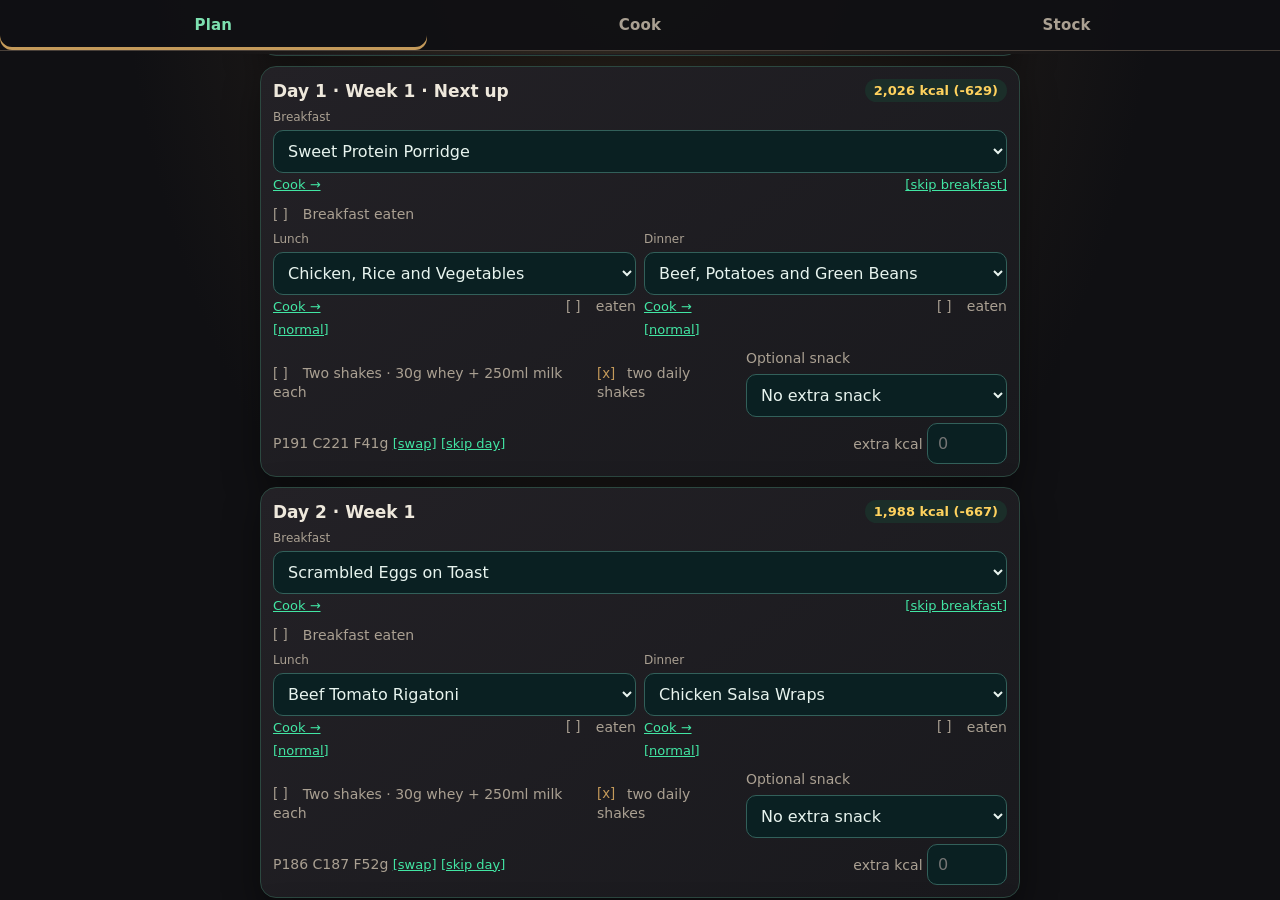
<file: meals.html>
<!DOCTYPE html>
<html lang="en-GB">
<head>
<meta charset="utf-8">
<meta name="viewport" content="width=device-width, initial-scale=1, viewport-fit=cover">
<meta name="apple-mobile-web-app-capable" content="yes">
<meta name="mobile-web-app-capable" content="yes">
<title>RoutineHub · Meals</title>

<meta name="theme-color" content="#101013">
<link rel="apple-touch-icon" href="icon-192.png">
<style>
:root{--bg:#0b0b0b;--card:#0b0b0b;--text:#d6d6d6;--mute:#8a8a8a;--acc:#ff5c4d;--accT:#0b0b0b;--line:#585858;--ok:#0b0b0b;--okT:#9be28f;--warn:#0b0b0b;--warnT:#ffd25e;box-sizing:border-box;padding-top:env(safe-area-inset-top,0px);color-scheme:dark}
*{box-sizing:border-box}
html,body{margin:0;background:var(--bg);color:var(--text);font-family:Arial,Helvetica,sans-serif;font-size:16px;-webkit-text-size-adjust:100%}
html{scroll-padding-top:env(safe-area-inset-top,0px)}
#app{position:fixed;left:0;right:0;top:54px;bottom:0;overflow:hidden;touch-action:pan-y}#track{display:flex;width:300%;height:100%;will-change:transform}.pg{flex:0 0 33.3333%;height:100%;overflow-y:auto;overscroll-behavior:contain;padding:14px 14px 24px}.pg>*{max-width:760px;margin-left:auto;margin-right:auto}
h1{font-size:22px;margin:6px 0 12px}
h2{font-size:15px;margin:18px 0 8px;color:var(--acc)}
.card{background:var(--card);border:1px solid var(--line);border-radius:14px;padding:12px;margin-bottom:10px}
.row{display:flex;align-items:center;justify-content:space-between;gap:8px}
.sum{display:grid;grid-template-columns:repeat(3,1fr);gap:8px;margin-bottom:12px}
.sum div{background:var(--card);border:1px solid var(--line);border-radius:12px;padding:10px;text-align:center}
.sum b{display:block;font-size:20px}.sum span{font-size:12px;color:var(--mute)}
select,input[type=number]{width:100%;font-size:16px;padding:10px;border-radius:10px;border:1px solid var(--line);background:var(--bg);color:var(--text);margin-top:6px}
.lab{font-size:12px;color:var(--mute);margin-top:8px;display:block}
.pill{font-size:13px;font-weight:bold;padding:3px 9px;border-radius:99px}
.ok{background:var(--ok);color:var(--okT)}.warn{background:var(--warn);color:var(--warnT)}
.day{font-weight:bold;font-size:17px}
.done{opacity:.55}
.chk{width:26px;height:26px;accent-color:var(--acc)}
.link{background:none;border:0;color:var(--acc);font-size:13px;padding:4px 0;text-decoration:underline}
.pair{display:grid;grid-template-columns:1fr 1fr;gap:8px}
.pair.breakfast{grid-template-columns:minmax(0,1fr)}
.stats{display:flex;gap:8px;flex-wrap:wrap;margin:10px 0}
.stats span{background:var(--bg);border:1px solid var(--line);border-radius:10px;padding:6px 10px;font-size:14px}
ul,ol{padding-left:20px;margin:6px 0}li{margin:5px 0;line-height:1.35}
.min{color:var(--acc);font-weight:bold;white-space:nowrap}
.tip{font-size:14px;color:var(--mute);margin-top:8px;line-height:1.35}
nav{position:fixed;left:0;right:0;top:0;display:flex;background:var(--card);border-bottom:1px solid var(--line);padding-top:env(safe-area-inset-top,0px)}
nav button{flex:1;padding:0;height:50px;font-size:15px;font-weight:bold;background:none;border:0;color:var(--mute)}
nav button.on{color:var(--acc);box-shadow:inset 0 3px 0 var(--acc)}
.reset{margin-top:14px;width:100%;padding:12px;border-radius:10px;border:1px solid var(--line);background:none;color:var(--mute);font-size:14px}
.next{border:2px solid var(--acc)}
li.sd{opacity:.45;text-decoration:line-through}
ol li{cursor:pointer}
.rd{color:#e5483f!important}select.bad{color:#e5483f;border-color:#e5483f;text-decoration:line-through}.no{background:rgba(229,72,63,.2);color:#e5483f}
*{font-family:Inter,ui-sans-serif,system-ui,-apple-system,"Segoe UI",sans-serif!important}
.card,.sum div,.reset{border:1px dashed var(--line)!important}
.next{border:1px solid var(--acc)!important}
.pill{background:none!important;padding:0;font-size:13px}.pill::before{content:"[ "}.pill::after{content:" ]"}
.ok{color:#9be28f!important}.warn{color:#ffd25e!important}.no{color:#ff5c4d!important;background:none!important}
select,input[type=number]{background:#111;border:1px dashed var(--line)}
input[type=checkbox]{-webkit-appearance:none;appearance:none;width:3ch;height:1.3em;margin:0;background:none;border:0;vertical-align:middle}
input[type=checkbox]::before{content:"[ ]";color:var(--mute)}input[type=checkbox]:checked::before{content:"[x]";color:var(--acc)}
h1{font-size:18px;color:var(--acc);letter-spacing:1px}h2{text-transform:uppercase;font-size:13px}
.art{color:var(--acc);font-size:13px;line-height:1.1;margin:4px 0 6px}
nav{border-bottom:1px solid var(--line)}nav button{letter-spacing:.2px}nav button.on{box-shadow:inset 0 -3px 0 var(--acc);color:var(--acc)}
#tb{position:fixed;left:0;right:0;bottom:10px;background:var(--bg);border-top:1px solid var(--acc);padding:8px 14px;color:var(--acc);display:flex;justify-content:space-between;align-items:center;z-index:5}#tb[hidden]{display:none}

:root{--bg:#07191c;--card:#10272a;--text:#e8f4ef;--mute:#91aaa3;--acc:#42e6a4;--line:#28504d;--ok:#143b3a;--okT:#42e6a4;--warn:#3b3020;--warnT:#ffbd69}
html,body{background:radial-gradient(ellipse at 50% -15%,#174344 0%,#07191c 55%);color:#e8f4ef;font-family:Inter,system-ui,-apple-system,"Segoe UI",sans-serif}
.card,.sum div{background:linear-gradient(145deg,#143236,#0c2225);border:1px solid #28504d!important;border-radius:16px!important}
button,.link{color:#42e6a4}nav{background:rgba(5,22,24,.97);border-color:#28504d}nav button.on{color:#42e6a4}
select,input[type=number]{background:#0a2022;color:#e8f4ef;border:1px solid #32605a;border-radius:10px!important}
:root{--bg:#0c1917;--card:#142320;--text:#eff6f1;--mute:#9aada5;--acc:#7de0b0;--line:#2c4840;--ok:#203c32;--okT:#7de0b0;--warn:#342d20;--warnT:#f3c879}
html,body{background:radial-gradient(ellipse at 50% -15%,#244438 0%,#0c1917 55%);color:var(--text);font-family:Inter,ui-sans-serif,system-ui,-apple-system,"Segoe UI",sans-serif}
.card,.sum div{background:linear-gradient(145deg,#172b26,#12211e);border:1px solid #2c4840!important;border-radius:16px!important;box-shadow:0 10px 24px #0002}
nav{background:#0b1715ed;border-color:#2c4840}nav button.on{color:#7de0b0}
h1{font-size:25px;color:var(--text);letter-spacing:-.5px;text-transform:none}h2{text-transform:none;color:var(--accent,#7de0b0)}
.card,.sum div,.reset{border-style:solid!important}
.pill{padding:4px 9px;background:#1b2e29!important}.pill:before,.pill:after{content:none!important}
@media(min-width:900px){.pg{padding-left:24px;padding-right:24px}}
</style>
<link rel="stylesheet" href="routine-theme.css">
</head>
<body class="routinehub-page meals-page">
<main id="app"></main>
<div id="tb" hidden><span id="tt"></span><button class="link" id="tx">[cancel]</button></div>
<nav><button id="t1">Plan</button><button id="t2">Cook</button><button id="t3">Stock</button></nav>
<script>
var RECIPES=[
{id:"breakfast-sweet-protein-porridge",name:"Sweet Protein Porridge",category:"Breakfast",prep:3,cook:7,serves:1,ingredients:["60g oats","30g whey protein","10g peanut butter","½ banana (~50g peeled)","100ml semi-skimmed milk","Ground cinnamon and water"],use:{"Porridge oats":60,"Whey protein":30,"Smooth peanut butter":10,"Bananas":50,"Semi-skimmed milk":100,"Ground cinnamon":1},steps:[["Combine oats and milk with a splash of water; cook, stirring, until creamy.",7],["Take off the heat and let it cool briefly, then stir in whey until smooth.",2],["Top with peanut butter, sliced banana and cinnamon.",1]],tip:"Cool the oats slightly before adding whey so it stirs in smoothly."},
{id:"breakfast-scrambled-eggs-toast",name:"Scrambled Eggs on Toast",category:"Breakfast",prep:3,cook:7,serves:1,ingredients:["3 medium eggs","2 slices wholemeal bread (~80g)"],use:{"Medium eggs":3,"Wholemeal bread":80},steps:[["Toast the weighed bread.",3],["Scramble the eggs in a non-stick pan until fully set, then serve with toast.",7]],tip:"No extra oil is included; use a non-stick pan."},
{id:"breakfast-apple-cinnamon-yoghurt",name:"Apple Cinnamon Yoghurt Bowl",category:"Breakfast",prep:5,cook:0,serves:1,ingredients:["200g Greek-style yoghurt","40g oats","1 apple","10g peanut butter","Ground cinnamon"],use:{"Greek-style yoghurt":200,"Porridge oats":40,"Apples":1,"Smooth peanut butter":10,"Ground cinnamon":1},steps:[["Spoon the yoghurt into a bowl and stir in the oats.",2],["Wash and chop the apple, then add it with peanut butter and cinnamon.",3]],tip:"Use a no-added-sugar yoghurt if that matches your usual product."},
{id:"main-chicken-rice-vegetables",name:"Chicken, Rice and Vegetables",category:"Main meal",prep:5,cook:15,serves:1,ingredients:["135g raw chicken breast","75g dry rice","75g frozen mixed vegetables (portion adjusted to fit listed stock)","15g salsa","Seasonings"],use:{"Chicken breast":135,"Rice":75,"Frozen mixed vegetables":75,"Salsa":15},steps:[["Cook the rice according to the packet.",12],["Season and cook the chicken separately until fully cooked throughout.",10],["Cook the frozen vegetables until piping hot.",5],["Serve together with salsa.",1]],tip:"The vegetable portion is set to 75g so the full 14-day schedule stays within the 1.5kg stock you listed."},
{id:"main-beef-potatoes-green-beans",name:"Beef, Potatoes and Green Beans",category:"Main meal",prep:8,cook:22,serves:1,ingredients:["200g raw 5% beef mince","300g potatoes","150g frozen green beans","50g onion","Seasonings"],use:{"5% beef mince":200,"Potatoes":300,"Frozen green beans":150,"Onions":50},steps:[["Cut potatoes into even chunks; boil or roast until tender.",20],["Brown the mince with diced onion until cooked through.",12],["Cook the green beans until tender and serve together.",5]],tip:"No added oil is included in the estimate; drain only if needed and follow the mince packet."},
{id:"main-beef-tomato-rigatoni",name:"Beef Tomato Rigatoni",category:"Main meal",prep:5,cook:20,serves:1,ingredients:["200g raw 5% beef mince","75g dry rigatoni","100g chopped tomatoes (~¼ of a 400g tin)","75g frozen mixed vegetables","50g onion","Seasonings"],use:{"5% beef mince":200,"Rigatoni":75,"Chopped tomatoes":0.25,"Frozen mixed vegetables":75,"Onions":50},steps:[["Cook the rigatoni according to the packet.",12],["Brown the mince with diced onion in a non-stick pan.",10],["Add chopped tomatoes, vegetables and seasonings; simmer until hot and cooked through.",10],["Combine with the pasta and serve.",1]],tip:"Tomato inventory calculations assume 400g tins; edit the stock amount if your tins differ."},
{id:"main-chicken-salsa-wraps",name:"Chicken Salsa Wraps",category:"Main meal",prep:8,cook:12,serves:1,ingredients:["135g raw chicken breast","2 tortilla wraps","30g salsa","50g grated carrot","25g onion","Seasonings"],use:{"Chicken breast":135,"Tortilla wraps":2,"Salsa":30,"Carrots":50,"Onions":25},steps:[["Season and cook the chicken until fully cooked throughout, then slice.",12],["Warm the wraps according to the packet.",1],["Fill with chicken, carrot, onion and salsa; fold and serve.",3]],tip:"Wash hands and utensils after handling raw chicken; keep it separate from ready-to-eat salad ingredients."},
{id:"main-tuna-tomato-rigatoni",name:"Tuna Tomato Rigatoni",category:"Main meal",prep:4,cook:14,serves:1,ingredients:["1 tin tuna, drained","75g dry rigatoni","100g chopped tomatoes (~¼ of a 400g tin)","75g frozen mixed vegetables","25g onion","Seasonings"],use:{"Tuna":1,"Rigatoni":75,"Chopped tomatoes":0.25,"Frozen mixed vegetables":75,"Onions":25},steps:[["Cook the rigatoni according to the packet.",12],["Soften the onion, then add vegetables and tomatoes; simmer until hot.",7],["Fold in drained tuna, warm through and combine with pasta.",2]],tip:"Tuna is already cooked; heat it through gently rather than cooking it for a long time."},
{id:"main-egg-fried-rice",name:"Egg Fried Rice",category:"Main meal",prep:5,cook:12,serves:1,ingredients:["75g dry rice","2 medium eggs","100g frozen mixed vegetables","25g onion","Seasonings"],use:{"Rice":75,"Medium eggs":2,"Frozen mixed vegetables":100,"Onions":25},steps:[["Cook the rice, then cool it quickly if saving for later.",12],["Scramble the eggs in a non-stick pan until set.",4],["Add onion and vegetables; cook until hot, then add rice and stir-fry until piping hot throughout.",8]],tip:"For batch prep, follow the rice safety note below: cool quickly, refrigerate for no more than 24 hours or freeze promptly."},
{id:"main-kidney-bean-chilli-rice",name:"Kidney Bean Chilli and Rice",category:"Main meal",prep:5,cook:15,serves:1,ingredients:["½ tin kidney beans, drained","75g dry rice","100g chopped tomatoes (~¼ of a 400g tin)","50g frozen mixed vegetables (portion adjusted to fit listed stock)","50g onion","15g salsa","Seasonings"],use:{"Kidney beans":0.5,"Rice":75,"Chopped tomatoes":0.25,"Frozen mixed vegetables":50,"Onions":50,"Salsa":15},steps:[["Cook the rice according to the packet.",12],["Soften the onion and vegetables in a pan with a splash of water.",5],["Add drained kidney beans, tomatoes, salsa and seasoning; simmer until piping hot.",10],["Serve the chilli over the rice.",1]],tip:"The vegetable portion is set to 50g so the complete rotation fits your listed frozen-vegetable stock."}
];
var SNACKS=["Apple","Banana","Greek yoghurt","Peanut butter","Popcorn","Hot chocolate"];
var SNACKUSE={"Apple":{"Apples":1},"Banana":{"Bananas":100},"Greek yoghurt":{"Greek-style yoghurt":150},"Peanut butter":{"Smooth peanut butter":15},"Popcorn":{"Popcorn":25},"Hot chocolate":{"Hot chocolate powder":20}};
var LM=["Chicken, Rice and Vegetables","Beef, Potatoes and Green Beans","Beef Tomato Rigatoni","Chicken Salsa Wraps","Tuna Tomato Rigatoni","Egg Fried Rice","Kidney Bean Chilli and Rice"];
var BM=["Sweet Protein Porridge","Scrambled Eggs on Toast","Apple Cinnamon Yoghurt Bowl"];
var BREAKFAST_WEEK=["Sweet Protein Porridge","Scrambled Eggs on Toast","Sweet Protein Porridge","Apple Cinnamon Yoghurt Bowl","Sweet Protein Porridge","Sweet Protein Porridge","Sweet Protein Porridge"];
var NEWPLAN=[["Chicken, Rice and Vegetables","Beef, Potatoes and Green Beans"],["Beef Tomato Rigatoni","Chicken Salsa Wraps"],["Chicken, Rice and Vegetables","Kidney Bean Chilli and Rice"],["Beef, Potatoes and Green Beans","Chicken, Rice and Vegetables"],["Beef Tomato Rigatoni","Egg Fried Rice"],["Chicken Salsa Wraps","Kidney Bean Chilli and Rice"],["Chicken, Rice and Vegetables","Tuna Tomato Rigatoni"]];
var WEEK2PLAN=NEWPLAN.map(function(p){return p.slice()});
var FULLPLAN=NEWPLAN.concat(WEEK2PLAN).map(function(p){return p.slice()});
var FULLBREAKFAST=BREAKFAST_WEEK.concat(BREAKFAST_WEEK);
var DAYCOUNT=14,WEEKCOUNT=7;
var I=[
["Chicken breast","g",1640],["5% beef mince","g",1750],["Rice","g",1500],["Rigatoni","g",1500],["Porridge oats","g",2000],
["Smooth peanut butter","g",500],["Tuna","tins",2],["Chopped tomatoes","tins",3,"Tomato calculations assume 400g tins; edit stock if yours differ."],
["Semi-skimmed milk","ml",8300,"1,500ml on hand plus 6,800ml delivery."],["Greek-style yoghurt","g",800],["Potatoes","g",3000],["Onions","g",900],
["Carrots","g",700],["Wholemeal bread","g",600,"Approx. 1.5 loaves, estimated as 400g per loaf; adjust to the weight on your bread."],
["Whey protein","g",1500],["Frozen mixed vegetables","g",1500],["Frozen green beans","g",1000],["Medium eggs","eggs",15],
["Bananas","g",500,"Five bananas estimated at 100g peeled each."],["Apples","apples",6],["Kidney beans","tins",2,"Nutrition assumes roughly 240g drained beans per tin; follow the label."],
["Tortilla wraps","wraps",8],["Salsa","g",300],["Popcorn","g",110],["Hot chocolate powder","g",288],["Ground cinnamon","g",38],
["Creatine","g",null,"Existing stock is retained if already recorded."],["Vegetable oil","ml",null,"Optional pantry item; no added oil is included in scheduled recipes."]
];
var FOOD={
"Chicken breast":{k:1.06,p:.225,c:0,f:.019},"5% beef mince":{k:1.37,p:.214,c:0,f:.05},"Rice":{k:3.58,p:.071,c:.795,f:.007},
"Rigatoni":{k:3.55,p:.125,c:.72,f:.015},"Porridge oats":{k:3.72,p:.135,c:.587,f:.07},"Smooth peanut butter":{k:5.88,p:.25,c:.2,f:.5},
"Tuna":{k:130,p:29,c:0,f:1},"Chopped tomatoes":{k:1.28,p:.064,c:.188,f:.008},"Greek-style yoghurt":{k:.59,p:.103,c:.036,f:.004},
"Potatoes":{k:.77,p:.02,c:.17,f:.001},"Onions":{k:.4,p:.011,c:.093,f:.001},"Carrots":{k:.41,p:.009,c:.096,f:.002},
"Wholemeal bread":{k:2.48,p:.107,c:.41,f:.042},"Frozen mixed vegetables":{k:.65,p:.035,c:.09,f:.007},"Frozen green beans":{k:.31,p:.018,c:.07,f:.002},
"Medium eggs":{k:72,p:6.3,c:.4,f:4.8},"Bananas":{k:.89,p:.011,c:.228,f:.003},"Apples":{k:95,p:.5,c:25,f:.3},
"Kidney beans":{k:305,p:20.9,c:45,f:1.2},"Tortilla wraps":{k:145,p:4.2,c:24,f:3.5},"Salsa":{k:.36,p:.015,c:.073,f:.002},
"Popcorn":{k:5,p:.09,c:.62,f:.25},"Hot chocolate powder":{k:3.8,p:.08,c:.78,f:.05},"Ground cinnamon":{k:2.47,p:.04,c:.81,f:.012},
"Whey protein":{k:4,p:.75,c:.1,f:.067},"Semi-skimmed milk":{k:.5,p:.036,c:.048,f:.018}
};
var M={},USE={};
RECIPES.forEach(function(r){M[r.name]={id:r.id,category:r.category,prep:r.prep,cook:r.cook,serves:r.serves,t:"~"+(r.prep+r.cook)+" min",ing:r.ingredients,steps:r.steps,tip:r.tip,use:r.use,o:0,k:0,p:0,c:0,f:0};USE[r.name]=r.use});
SNACKS.forEach(function(name,i){M[name]={id:"snack-"+name.toLowerCase().replace(/[^a-z0-9]+/g,"-"),category:"Optional snack",prep:1,cook:0,serves:1,t:"~1 min",ing:[Object.keys(SNACKUSE[name]).map(function(k){return SNACKUSE[name][k]+(I.find(function(row){return row[0]===k})||[])[1]+" "+k}).join(", ")],steps:[["Portion and serve; check the package label for exact nutrition.",1]],tip:"Optional snack. Nutrition is estimated from typical food values; product labels vary.",use:SNACKUSE[name],o:0,k:0,p:0,c:0,f:0};USE[name]=SNACKUSE[name]});
USE["Snack (shakes)"]={"Whey protein":60,"Semi-skimmed milk":500};
M["Snack (shakes)"]={id:"daily-two-protein-shakes",category:"Daily shakes",prep:2,cook:0,serves:2,t:"~2 min",ing:["2 × 30g whey protein","2 × 250ml semi-skimmed milk"],steps:[["Add 250ml milk and 30g whey to a shaker; shake until smooth. Repeat once for the second shake.",2]],tip:"Both daily shakes are included in the plan and macros when the shakes toggle is on.",use:USE["Snack (shakes)"],o:0,k:0,p:0,c:0,f:0};
var BK=0,SN=0,BP=0,BC=0,BF=0,SP=0,SC=0,SF=0,TP=0,TC=0,TF=0,TK=0,AK=0,AP=0,ADC=0,AF=0;
var DEF={target:2655,inv:{},oil:2,ex:[],snack:[],snackMeal:Array(14).fill(""),toast:[],addon:[],breakfast:FULLBREAKFAST.slice(),plan:FULLPLAN.map(function(p){return p.slice()}),schema:5,mealPlanRevisionV20261119:1,stockReplacementV20261119:1,spent:0,consumedLog:[],legacyHistory:[],completedWeeks:0,cycleComplete:false,selectedWeek:0,cycleId:1,unitPrices:{}};
for(var q0=0;q0<14;q0++){DEF.ex.push(0);DEF.snack.push(1);DEF.toast.push(0);DEF.addon.push(0)}DEF.ck=[];for(var q0=0;q0<14;q0++)DEF.ck.push([0,0,0,0,0,0,0]);DEF.md=[];for(var q1=0;q1<14;q1++)DEF.md.push([0,0]);DEF.sd=Array(14).fill(0);DEF.bskip=Array(14).fill(0);DEF.bskipCycle=1;DEF.wt={};
var S,tab=1,cook="Sweet Protein Porridge",steps={},wlOn=0,wl=null;
try{S=JSON.parse(localStorage.getItem("mp4"))}catch(e){}
var fresh=!S||!S.plan||!S.ck||!S.inv;
if(fresh)S=JSON.parse(JSON.stringify(DEF));
function extend14(a,fill){var x=Array.isArray(a)?a.slice(0,7):[];while(x.length<7)x.push(typeof fill==="function"?fill():fill);return x.concat(Array(7).fill(typeof fill==="function"?fill():fill))}
if(!fresh&&!S.mealPlanRevisionV20261119){
 S.legacyHistory=S.legacyHistory||[];
 S.legacyHistory.push({migratedAt:new Date().toISOString(),plan:JSON.parse(JSON.stringify(S.plan||[])),breakfast:JSON.parse(JSON.stringify(S.breakfast||[])),checks:JSON.parse(JSON.stringify(S.ck||[])),note:"Prior recipe catalogue and schedule archived during the 2026-11-19 recipe replacement."});
 S.plan=FULLPLAN.map(function(p){return p.slice()});S.breakfast=FULLBREAKFAST.slice();S.ck=Array.from({length:14},function(){return[0,0,0,0,0,0,0]});S.md=Array.from({length:14},function(){return[0,0]});S.sd=Array(14).fill(0);S.ex=Array(14).fill(0);S.toast=Array(14).fill(0);S.addon=Array(14).fill(0);S.snack=Array(14).fill(1);S.snackMeal=Array(14).fill("");S.bskip=Array(14).fill(0);S.completedWeeks=0;S.cycleComplete=false;S.selectedWeek=0;S.cycleId=(+S.cycleId||0)+1;S.target=2655;S.mealPlanRevisionV20261119=1
}
if(!S.consumedLog)S.consumedLog=[];S.legacyHistory=S.legacyHistory||[];S.bskip=Array.from({length:14},function(_,i){return S.bskip&&S.bskip[i]?1:0});if(!S.cycleId)S.cycleId=1;S.bskipCycle=S.cycleId;
function save(){if(S.bskipCycle!==S.cycleId){S.bskip=Array(14).fill(0);S.bskipCycle=S.cycleId}try{localStorage.setItem("mp4",JSON.stringify(S))}catch(e){alert("Meals could not save. Browser storage may be full or disabled.")}}
if(!S.unitPrices)S.unitPrices={};
save();
function n(x){return Math.round(x).toLocaleString("en-GB")}
function macroValues(map){var out={k:0,p:0,c:0,f:0};Object.keys(map||{}).forEach(function(name){var qty=+map[name]||0,food=FOOD[name];if(!food)return;var scale=1;if(name==="Whey protein"){var w=S.foodLabels&&S.foodLabels.whey||{};food={k:w.k==null?120:+w.k,p:w.p==null?22.5:+w.p,c:w.c==null?3:+w.c,f:w.f==null?2:+w.f};scale=qty/30}else if(name==="Semi-skimmed milk"){var ml=S.foodLabels&&S.foodLabels.milk||{};food={k:ml.k==null?50:+ml.k,p:ml.p==null?3.6:+ml.p,c:ml.c==null?4.8:+ml.c,f:ml.f==null?1.8:+ml.f};scale=qty/100}else scale=qty;out.k+=food.k*scale;out.p+=food.p*scale;out.c+=food.c*scale;out.f+=food.f*scale});return out}
function refreshNutrition(){Object.keys(M).forEach(function(name){var val=macroValues(USE[name]);M[name].k=Math.round(val.k*10)/10;M[name].p=Math.round(val.p*10)/10;M[name].c=Math.round(val.c*10)/10;M[name].f=Math.round(val.f*10)/10})}
function shakeTotals(){var x=macroValues(USE["Snack (shakes)"]);return{k:x.k,p:x.p,c:x.c,f:x.f,exact:false}}
function dayTot(i){var p=S.plan[i],br=S.breakfast[i]||BREAKFAST_WEEK[0],sh=shakeTotals(),sm=S.snackMeal[i]||"",sd=S.sd[i],z=sd?0:1,bz=z&&!S.bskip[i]?1:0,a=z&&S.md[i][0]!==3?1:0,b=z&&S.md[i][1]!==3?1:0,sn=z&&S.snack[i]?1:0;return{k:bz*mk(br)+a*mk(p[0])+b*mk(p[1])+sn*sh.k+z*(sm?mk(sm):0)+(S.ex[i]||0),p:bz*M[br].p+a*M[p[0]].p+b*M[p[1]].p+sn*sh.p+z*(sm?M[sm].p:0),f:bz*mf(br)+a*mf(p[0])+b*mf(p[1])+sn*sh.f+z*(sm?mf(sm):0),c:bz*M[br].c+a*M[p[0]].c+b*M[p[1]].c+sn*sh.c+z*(sm?M[sm].c:0)}}
function displayAmount(q,u){return (Math.abs(q-Math.round(q))<1e-7?Math.round(q):Math.round(q*100)/100)+" "+u}
function migrateLogIngredients(){var aliases={"Milk":"Semi-skimmed milk","Jumbo oats":"Porridge oats","Oats":"Porridge oats","Fage 0%":"Greek-style yoghurt","Peanut butter":"Smooth peanut butter","Mixed vegetables":"Frozen mixed vegetables","Eggs":"Medium eggs"};(S.consumedLog||[]).forEach(function(entry){if(!entry.ingredients)return;Object.keys(aliases).forEach(function(old){if(entry.ingredients[old]){var key=aliases[old];entry.ingredients[key]=(entry.ingredients[key]||0)+entry.ingredients[old];delete entry.ingredients[old]}})})}
if(!S.foodLabels)S.foodLabels={whey:{},milk:{}};if(!S.foodLabels.whey)S.foodLabels.whey={};if(!S.foodLabels.milk)S.foodLabels.milk={};if(S.foodLabels.whey.p==null)S.foodLabels.whey.p=22.5;if(S.foodLabels.milk.k==null&&S.foodLabels.milk.p==null)S.foodLabels.milk={k:50,p:3.6,c:4.8,f:1.8};if(!S.expiry)S.expiry={};refreshNutrition();migrateLogIngredients();
if(!S.stockReplacementV20261119){var logged={};(S.consumedLog||[]).forEach(function(entry){Object.keys(entry.ingredients||{}).forEach(function(k){logged[k]=(logged[k]||0)+(+entry.ingredients[k]||0)})});I.forEach(function(row){if(row[2]!==null)S.inv[row[0]]=row[2]+(logged[row[0]]||0)});S.stockReplacementV20261119=1;S.stockVersion=2;save()}
function f(x){return n(Math.round(x*10)/10)}
function use(h,m,x){var u=USE[m];for(var k in u)h[k]-=u[k]*(x===undefined?1:x)}
function short(m,h){var s=[],u=USE[m];for(var k in u)if(h[k]<u[k]-1e-9)s.push(k);return s}
function reserveForOthers(day,slot){var h=have();for(var i=0;i<DAYCOUNT;i++){if(S.sd[i])continue;var c=S.ck[i],p=S.plan[i];if((i!==day||slot!==0)&&!S.bskip[i]){if(!c[0])use(h,S.breakfast[i]||"Breakfast bowl")}if(i!==day||slot!==1){if(!c[1])use(h,p[0],ml(i,0))}if(i!==day||slot!==2){if(!c[2])use(h,p[1],ml(i,1))}if((i!==day||slot!==3)&&!c[3]&&S.snack[i])use(h,"Snack (shakes)");if((i!==day||slot!==4)&&!c[4]&&S.toast[i])use(h,"Daily peanut butter toast");if((i!==day||slot!==5)&&!c[5]&&S.addon[i])use(h,"Macro top-up");if((i!==day||slot!==6)&&!c[6]&&S.snackMeal[i])use(h,S.snackMeal[i])}return h}
function tunaServings(week){week=week===undefined?(S.selectedWeek||0):week;var n0=0,lo=week*7,hi=lo+7;for(var i=lo;i<hi;i++)if(!S.sd[i])for(var j=0;j<2;j++){var m=S.plan[i][j];n0+=USE[m]&&USE[m].Tuna||0}return n0}
function archiveChecked(i,j){var key=(S.cycleId||1)+":"+i+":"+j;if(S.ck[i][j]){S.ck[i][j]=0;S.consumedLog.forEach(function(e){if(e.key===key)e.key="history:"+e.date+":"+key+":"+e.meal})}}
function have(){var h={};I.forEach(function(r){h[r[0]]=S.inv[r[0]]!==undefined?S.inv[r[0]]:(r[2]===null?0:r[2])});
 (S.consumedLog||[]).forEach(function(e){for(var k in e.ingredients||{})if(h[k]!==undefined)h[k]-=e.ingredients[k]});
 return h}
function dayDone(i){var c=S.ck[i],m=S.md[i];return S.sd[i]||((c[0]||S.bskip[i])&&(c[1]||m[0]===3)&&(c[2]||m[1]===3)&&(!S.snack[i]||c[3])&&(!S.toast[i]||c[4])&&(!S.addon[i]||c[5])&&(!S.snackMeal[i]||c[6]))}
function tkl(i,j,t,on,disabled){return '<label class="tip" style="margin:0"><input type="checkbox" data-k="'+i+','+j+'"'+(on?' checked':'')+(disabled?' disabled':'')+'> '+t+'</label>'}
function bsel(i,hv){var m=S.breakfast[i]||"Breakfast bowl",sh=S.bskip[i]?[]:short(m,hv);return '<div><span class="lab">Breakfast</span><select data-b="'+i+'"'+(sh.length?' class="bad"':'')+'>'+BM.map(function(x){return '<option value="'+x+'"'+(x===m?' selected':'')+'>'+(short(x,hv).length?'✗ ':'')+x+'</option>'}).join("")+'</select>'+(sh.length?'<div class="tip rd" style="margin:4px 0 0">✗ Low: '+sh.join(", ")+'</div>':'')+'<div class="row"><button class="link" data-c="'+m+'">Cook →</button> <button class="link" data-bskip="'+i+'">['+(S.bskip[i]?'include breakfast':'skip breakfast')+']</button></div></div>'}
function sel(t,i,m,on,hv){var sh=on||S.sd[i]||S.md[i][t==="l"?0:1]===3?[]:short(m,hv),l=t==="l";
 return '<div><span class="lab">'+(l?"Lunch":"Dinner")+'</span><select data-'+t+'="'+i+'"'+(sh.length?' class="bad"':'')+'>'+LM.map(function(x){return '<option value="'+x+'"'+(x===m?' selected':'')+'>'+(short(x,hv).length?'✗ ':'')+x+'</option>'}).join("")+'</select>'+(sh.length?'<div class="tip rd" style="margin:4px 0 0">✗ Low: '+sh.join(", ")+'</div>':'')+'<div class="row"><button class="link" data-c="'+m+'">Cook →</button>'+tkl(i,l?1:2,"eaten",on)+'</div><button class="link" data-md="'+i+','+(l?0:1)+'">['+["normal","cook x2","leftover","skipped"][S.md[i][l?0:1]]+']</button></div>'}
function plan(){
 var tk=0,tp=0,tc=0,tf=0,def=0,nx=-1,hv=have(),h="",base=S.selectedWeek*7;
 for(var j=base+6;j>=base;j--)if(!dayDone(j))nx=j;if(nx<base)nx=base;
 for(var i=0;i<DAYCOUNT;i++){var d=dayTot(i);tk+=d.k;tp+=d.p;tc+=d.c;tf+=d.f;if(d.k<=2655)def++}
 var progress=S.completedWeeks*7;for(var j=S.completedWeeks*7;j<DAYCOUNT&&dayDone(j);j++)progress++;var weekRemaining=progress>=DAYCOUNT?0:7-(progress%7);
 h+='<p class="eyebrow">14 DAY MEAL ROTATION · WEEK '+(S.selectedWeek+1)+' OF 2</p><h1>Meals</h1><div class="sum"><div><b>'+n(tk/14)+'</b><span>14-day kcal avg</span></div><div><b>'+n(tp/14)+'g</b><span>14-day protein avg</span></div><div><b>'+def+'/14</b><span>days at/under 2,655 kcal</span></div></div><p class="tip">Daily ceiling: 2,655 kcal. Calories and macros are estimates from typical UK food values; check your product labels, especially whey, milk, wraps and tinned foods. Your 30g whey serving uses the 22.5g protein value you provided. 14-day average: '+f(tk/14)+' kcal · '+f(tp/14)+'g protein · '+f(tc/14)+'g carbs · '+f(tf/14)+'g fat.</p>';
 h+='<div class="card"><b>WEEK '+(S.selectedWeek+1)+' OF 2</b><p class="tip">Day '+(Math.min(DAYCOUNT,progress+1))+' of 14 · '+weekRemaining+' days remaining this week · '+Math.max(0,DAYCOUNT-progress)+' days in the cycle</p><progress max="14" value="'+progress+'" style="width:100%"></progress><div class="row"><button class="link" data-viewweek="0">Week 1</button><button class="link" data-viewweek="1">Week 2</button></div><button class="reset" id="cw"'+(S.completedWeeks!==S.selectedWeek?' disabled':'')+'>Complete Week '+(S.selectedWeek+1)+'</button>'+(S.cycleComplete?'<button class="reset" id="gn">Generate Next 14 Days</button>':'')+'</div>';
 h+='<div class="card"><span class="lab" style="margin:0">Daily calorie ceiling</span><strong>2,655 kcal</strong><p class="tip">Optional foods are extra and are not included in the planned-day estimate.</p></div>'+thaw(nx);
 for(var i=base;i<base+7;i++){var d=dayTot(i),df=d.k-S.target,p=S.plan[i],c=S.ck[i];
  h+='<div class="card'+(dayDone(i)?' done':'')+(i===nx?' next':'')+'" id="d'+i+'"><div class="row"><span class="day">Day '+(i+1)+' · Week '+(Math.floor(i/7)+1)+(i===nx?' · Next up':'')+'</span><span class="pill '+(Math.abs(df)<=200?'ok':'warn')+'">'+n(d.k)+' kcal ('+(df>0?'+':'')+n(df)+')</span></div>'
  +'<div class="pair breakfast">'+bsel(i,hv)+'<div>'+tkl(i,0,S.bskip[i]?"Breakfast skipped":"Breakfast eaten",c[0],S.bskip[i])+'</div></div>'
  +'<div class="pair">'+sel("l",i,p[0],c[1],hv)+sel("n",i,p[1],c[2],hv)+'</div>'
  +'<div class="row" style="margin-top:8px">'+(S.snack[i]?tkl(i,3,"Two shakes · 30g whey + 250ml milk each",c[3]):'')+'<label class="tip" style="margin:0"><input type="checkbox" data-s="'+i+'"'+(S.snack[i]?' checked':'')+'> two daily shakes</label><label class="tip" style="margin:0">Optional snack <select data-sm="'+i+'"><option value="">No extra snack</option>'+SNACKS.map(function(x){return '<option value="'+x+'"'+(S.snackMeal[i]===x?' selected':'')+'>'+x+'</option>'}).join('')+'</select></label>'+(S.snackMeal[i]?tkl(i,6,"snack eaten",c[6]):'')+'</div>'
  +'<div class="row tip" style="margin-top:6px"><span>P'+n(d.p)+' C'+n(d.c)+' F'+n(d.f)+'g <button class="link" data-sw="'+i+'">[swap]</button> <button class="link" data-sk="'+i+'">'+(S.sd[i]?'[unskip day]':'[skip day]')+'</button></span><span>extra kcal <input type="number" data-ex="'+i+'" value="'+(S.ex[i]||'')+'" placeholder="0" inputmode="numeric" style="width:80px;display:inline-block;margin:0"></span></div></div>'}
 return h}
function cookV(){
 if(cook==="__prep")return prepV();var hv=have(),sh=short(cook,hv),m=M[cook],h='<h1>== COOK ==</h1><div class="card"><select id="cs"'+(sh.length?' class="bad"':'')+'>'+copt()+'</select>'+(sh.length?'<p class="rd" style="font-weight:bold;margin:8px 0 0">✗ Not enough stock: '+sh.join(", ")+'</p>':'')
 +'<div class="stats"><span>kcal: '+n(mk(cook))+'</span><span>P'+m.p+' C'+m.c+' F'+mf(cook)+'g</span><span>time: '+m.t+'</span></div><label class="tip" style="display:block;margin:0 0 6px"><input type="checkbox" id="wl"'+(wlOn?' checked':'')+'> Keep screen on while cooking</label><p class="tip" style="margin:0">Calories are rough, using raw weights and the oil listed.</p></div>'
 +'<h2>Ingredients (x'+bx+')</h2><div class="card"><div class="row" style="margin-bottom:8px"><span class="tip" style="margin:0">Multiply by</span><input type="number" id="bx" value="'+bx+'" step="0.25" min="0.1" inputmode="decimal" style="width:100px;margin:0"></div><ul>'+m.ing.map(function(x){return '<li>'+(bx!==1?scl(x):x)+'</li>'}).join("")+'</ul></div>'
 +'<h2>Method <span class="tip" style="font-weight:normal">(tap a step to tick it off)</span></h2><div class="card"><ol>'+m.steps.map(function(s,j){return '<li data-st="'+j+'" class="'+(steps[cook+j]?'sd':'')+'">'+s[0]+' <span class="min">~'+s[1]+' min</span> <button class="link" data-tm="'+s[1]+'">[timer]</button></li>'}).join("")+'</ol><p class="tip">'+m.tip+' Reheat leftovers until piping hot and eat within 2–3 days.</p></div>';return h}
function labelCard(){var w=S.foodLabels.whey,m=S.foodLabels.milk,field=function(src,name,label){return '<label class="tip" style="margin:0 8px 6px 0;display:inline-block">'+label+' <input type="number" min="0" step="0.1" data-label="'+src+','+name+'" value="'+(S.foodLabels[src][name]??'')+'" inputmode="decimal" style="width:75px;display:inline-block;margin:0"></label>'};return '<div class="card"><b>> SHAKE LABEL VALUES</b><p class="tip">Each of the two daily shakes uses 36.5g whey and 250ml milk. Whey protein is set to 22.5g per 30g serving from your note and scales to the 36.5g portions. Calories, carbs and fat remain estimates until you enter those values from the Chocolate Mint label. Milk is prefilled with the Sainsbury’s semi-skimmed label (50 kcal, 3.6g protein, 4.8g carbs, 1.8g fat per 100ml); verify it against your carton. Completing all fields makes shake nutrition label-based.</p><p class="lab">NXT Chocolate Mint · per 30g serving</p>'+["k","p","c","f"].map(function(k,i){return field("whey",k,["kcal","protein g","carbs g","fat g"][i])}).join("")+'<p class="lab">Semi-skimmed milk · per 100ml</p>'+["k","p","c","f"].map(function(k,i){return field("milk",k,["kcal","protein g","carbs g","fat g"][i])}).join("")+'</div>'}
function stockV(){var h=have(),nd={},week={};I.forEach(function(r){nd[r[0]]=0;week[r[0]]=0});
 for(var i=0;i<7;i++){var c=S.ck[i],p=S.plan[i],L=[],W=[];if(!c[0]&&!S.sd[i])L.push(S.breakfast[i]||"Breakfast bowl");if(!c[1])for(var z=0;z<ml(i,0);z++)L.push(p[0]);if(!c[2])for(var z=0;z<ml(i,1);z++)L.push(p[1]);if(!c[3]&&S.snack[i]&&!S.sd[i])L.push("Snack (shakes)");if(!c[4]&&S.toast[i]&&!S.sd[i])L.push("Daily peanut butter toast");if(!c[5]&&S.addon[i]&&!S.sd[i])L.push("Macro top-up");if(!c[6]&&!S.sd[i]&&S.snackMeal[i])L.push(S.snackMeal[i]);if(!S.sd[i]){W.push(S.breakfast[i]||"Breakfast bowl");for(var z=0;z<ml(i,0);z++)W.push(p[0]);for(var z=0;z<ml(i,1);z++)W.push(p[1]);if(S.snack[i])W.push("Snack (shakes)");if(S.toast[i])W.push("Daily peanut butter toast");if(S.addon[i])W.push("Macro top-up");if(S.snackMeal[i])W.push(S.snackMeal[i])}L.forEach(function(m){for(var k in USE[m])nd[k]+=USE[m][k]});W.forEach(function(m){for(var k in USE[m])week[k]+=USE[m][k]})}
 var o0='<h1>== STOCK ==</h1><p class="tip">Confirmed inventory from your list. Scheduled meals reserve ingredients; stock is deducted only when you tick meals eaten. Unknown pack quantities start unentered and will not be treated as something to buy until checked.</p><div class="card"><b>Four-week budget</b><p class="tip">£135.17 including delivery. Enter confirmed spend only: <input type="number" id="spent" min="0" step="0.01" value="'+(S.spent||0)+'" inputmode="decimal" style="width:110px;display:inline-block"> · remaining £'+Math.max(0,135.17-(S.spent||0)).toFixed(2)+'</p><p class="tip">Cart prices are not assumed; item-cost estimates need prices from your receipt.</p></div><div class="card"><b>> 14-DAY STOCK FORECAST</b><p class="tip">Current uncompleted meals plus one full repeat of this 7-day cycle. Buy listed shortages before the next delivery only if you want the same rotation to continue without changes.</p></div>'+labelCard();
 var o="";I.forEach(function(r){var k=r[0],left=h[k]-nd[k],b=S.inv[k]!==undefined?Math.max(0,h[k]):(r[2]===null?"":r[2]),bad=left<-1e-9,unknown=r[2]===null&&S.inv[k]===undefined,status=unknown?(nd[k]>0?"Enter quantity":"Amount not entered"):bad?"Short by "+f(-left)+r[1]:"OK",ex=S.expiry[k]||"",exDays=ex?Math.floor((new Date(ex+"T00:00:00")-new Date(iso()+"T00:00:00"))/864e5):null,exNote=!ex?"":exDays<0?"Past date · check label and food safety":exDays<=7?"Use soon · "+ex:ex;
  o+='<div class="card"><div class="row"><b>'+k+'</b><span class="pill '+(bad?'no':'ok')+'">'+status+'</span></div>'+(r[3]?'<p class="tip" style="margin:4px 0 0">'+r[3]+'</p>':'')+'<div class="row" style="margin-top:8px"><span class="tip" style="margin:0">In stock: <b>'+(unknown?'not entered':f(h[k])+r[1])+'</b> · planned: '+f(nd[k])+r[1]+'</span><span class="tip" style="margin:0">Quantity <input type="number" data-iv="'+k+'" value="'+b+'" inputmode="decimal" style="width:90px;display:inline-block"></span></div><div class="row" style="margin-top:6px"><label class="tip" style="margin:0">Use-by / best-before <input type="date" data-exp="'+k+'" value="'+ex+'" style="display:inline-block;width:150px"></label><span class="tip" style="margin:0">'+exNote+'</span></div></div>'});
 var sh=[],verify=[];I.forEach(function(r){var k=r[0],l=h[k]-nd[k]-week[k],unknown=r[2]===null&&S.inv[k]===undefined,required=nd[k]+week[k];if(unknown&&required>0)verify.push('<li>'+k+': confirm enough for '+f(required)+r[1]+' before buying more</li>');else if(l<-1e-9)sh.push('<li>'+k+': '+f(-l)+r[1]+'</li>')});
 return o0+'<div class="card"><b>> SHOPPING LIST · NEXT 14 DAYS</b>'+(sh.length?'<ul>'+sh.join("")+'</ul>':'<p class="tip" style="margin:6px 0 0">No known shortages for the next 14 days.</p>')+(verify.length?'<p class="lab">Verify on-hand amounts first; only buy if short</p><ul>'+verify.join("")+'</ul>':'')+'</div>'+o+'<div class="card"><b>> BACKUP</b><p class="tip">Meal ticks, history, stock, labels and budget spend save in this browser.</p><button class="link" id="bk">[copy backup]</button> <button class="link" id="rt">[restore]</button></div>'+wtCard()+'<p class="tip">Seasonings, whey, creatine, onions and oil are listed as on hand, with unknown weights left for you to enter. This avoids inventing stock or recommending duplicate purchases.</p>'}
var bx=1,TM=null,AC=null;
/* Fourteen-day cycle helpers and migration compatibility. */
function fx(){if(!S)return;S.ex=S.ex||[];S.md=S.md||[];S.wt=S.wt||{};S.sd=S.sd||[];S.toast=S.toast||[];S.addon=S.addon||[];S.snack=S.snack||[];S.snackMeal=S.snackMeal||[];S.breakfast=S.breakfast||FULLBREAKFAST.slice();S.plan=S.plan||FULLPLAN.map(function(p){return p.slice()});S.ck=S.ck||[];for(var z=0;z<DAYCOUNT;z++){if(S.ex[z]===undefined)S.ex[z]=0;if(!S.md[z])S.md[z]=[0,0];if(S.sd[z]===undefined)S.sd[z]=0;if(S.toast[z]===undefined)S.toast[z]=0;if(S.addon[z]===undefined)S.addon[z]=1;if(S.snack[z]===undefined)S.snack[z]=1;if(S.snackMeal[z]===undefined)S.snackMeal[z]="";if(!S.ck[z])S.ck[z]=[0,0,0,0,0,0,0];while(S.ck[z].length<7)S.ck[z].push(0)}if(S.breakfast.length!==DAYCOUNT)S.breakfast=FULLBREAKFAST.slice();if(S.plan.length!==DAYCOUNT)S.plan=FULLPLAN.map(function(p){return p.slice()});if(S.snackMeal.length!==DAYCOUNT)S.snackMeal=Array(DAYCOUNT).fill("");S.unitPrices=S.unitPrices||{};S.completedWeeks=Math.max(0,Math.min(2,+S.completedWeeks||0));S.selectedWeek=Math.max(0,Math.min(1,+S.selectedWeek||0));S.cycleId=S.cycleId||1;S.weekHistory=S.weekHistory||[]}
var fxWithBreakfastSkip=fx;fx=function(){fxWithBreakfastSkip();S.bskip=Array.from({length:DAYCOUNT},function(_,i){return S.bskip&&S.bskip[i]?1:0});if(S.bskipCycle!==S.cycleId){S.bskip=Array(14).fill(0);S.bskipCycle=S.cycleId}};fx();
function tdy(){return -1}function curDay(){var i=(S.completedWeeks||0)*7;while(i<DAYCOUNT&&dayDone(i))i++;return Math.min(i,DAYCOUNT-1)}function weekNo(){return S.completedWeeks||0}function rollWeek(){return}
function stockV(){var h=have(),need={};I.forEach(function(r){need[r[0]]=0});for(var i=0;i<DAYCOUNT;i++){if(S.sd[i])continue;var c=S.ck[i],p=S.plan[i],meals=[];if(!c[0])meals.push(S.breakfast[i]);if(!c[1])for(var a=0;a<ml(i,0);a++)meals.push(p[0]);if(!c[2])for(var b=0;b<ml(i,1);b++)meals.push(p[1]);if(!c[3]&&S.snack[i])meals.push("Snack (shakes)");if(!c[4]&&S.toast[i])meals.push("Daily peanut butter toast");if(!c[5]&&S.addon[i])meals.push("Macro top-up");if(!c[6]&&S.snackMeal[i])meals.push(S.snackMeal[i]);meals.forEach(function(m){for(var k in USE[m]||{})need[k]+=USE[m][k]})}var html='<h1>== STOCK ==</h1><p class="tip">Planned meals reserve ingredients; only marking a meal eaten deducts stock. Completing a week never deducts ingredients again.</p><div class="card"><b>Four-week budget</b><p class="tip">£135.17 including delivery. Enter confirmed spend: <input type="number" id="spent" min="0" step="0.01" value="'+(S.spent||0)+'" style="width:100px"> · remaining £'+Math.max(0,135.17-(S.spent||0)).toFixed(2)+'</p><p class="tip">Two-week guide: £67.59. Prices are entered by you; cost estimates are never invented.</p></div><div class="card"><b>Next 14 days · saved cycle</b><p class="tip">Requirements below total all unskipped meals across both weeks.</p></div>'+labelCard(),cards='',missing=[],verify=[],priced=0,unpriced=0;I.forEach(function(r){var k=r[0],amount=need[k]||0,known=h[k],unknown=r[2]===null&&S.inv[k]===undefined,shortage=unknown?0:Math.max(0,amount-known),price=S.unitPrices[k]||"";if(unknown&&amount)verify.push(k+': enter stock to check '+f(amount)+r[1]);if(shortage){missing.push(k+': '+f(shortage)+r[1]);if(price)priced+=shortage*(+price)/100;else unpriced++}cards+='<div class="card"><div class="row"><b>'+k+'</b><span class="pill '+(shortage?'no':'ok')+'">'+(unknown?'Enter quantity':shortage?'Short by '+f(shortage)+r[1]:'OK')+'</span></div>'+(r[3]?'<p class="tip">'+r[3]+'</p>':'')+'<p class="tip">Available '+(unknown?'not entered':f(known)+r[1])+' · required '+f(amount)+r[1]+' · projected remaining '+(unknown?'unknown':f(Math.max(0,known-amount))+r[1])+'</p><div class="row"><label class="tip">Quantity <input type="number" data-iv="'+k+'" value="'+(S.inv[k]!==undefined?S.inv[k]:r[2]===null?'':r[2])+'" style="width:80px"></label><label class="tip">Price / '+(r[1]==='g'||r[1]==='ml'?'100 '+r[1]:'item')+' £ <input type="number" min="0" step="0.01" data-price="'+k+'" value="'+price+'" style="width:80px"></label></div></div>'});return html+'<div class="card"><b>Shopping · next 14 days</b>'+(missing.length?'<ul>'+missing.map(function(x){return '<li>'+x+'</li>'}).join('')+'</ul>':'<p class="tip">No known shortages.</p>')+(verify.length?'<p class="tip">Verify stock first: '+verify.join('; ')+'</p>':'')+'<p class="tip">Estimated priced shortages: £'+priced.toFixed(2)+(unpriced?' · '+unpriced+' shortage item(s) need a price':'')+'</p></div>'+cards+'<div class="card"><b>> BACKUP</b><p class="tip">Meal ticks, history, stock, labels and spend save in this browser.</p><button class="link" id="bk">[copy backup]</button> <button class="link" id="rt">[restore]</button></div>'+wtCard()}
function cycleRequirements(plan,breakfast){var req={};for(var i=0;i<DAYCOUNT;i++){[breakfast[i],plan[i][0],plan[i][1],"Snack (shakes)","Macro top-up"].forEach(function(m){for(var k in USE[m]||{})req[k]=(req[k]||0)+USE[m][k]})}return req}
Object.keys(M).forEach(function(name){if(LM.indexOf(name)<0&&BM.indexOf(name)<0&&SNACKS.indexOf(name)<0&&name!=="Snack (shakes)"&&name!=="Daily peanut butter toast"&&name!=="Macro top-up")delete M[name];if(!(LM.indexOf(name)>=0||BM.indexOf(name)>=0||SNACKS.indexOf(name)>=0||name==="Snack (shakes)"||name==="Daily peanut butter toast"||name==="Macro top-up"))delete USE[name]});
function mk(m){return M[m].k+(S.oil===1&&M[m].o?-Math.round((M[m].oilMl||15)*9):0)}
function thaw(nx){if(nx<0||nx>12)return'';var t={};S.plan[nx+1].forEach(function(m){["Chicken breast","Beef mince","Sausages"].forEach(function(k){if(USE[m][k])t[k]=(t[k]||0)+USE[m][k]})});
 var l=Object.keys(t).map(function(k){return f(t[k])+(k==="Sausages"?" sausages":"g "+k.toLowerCase())});return l.length?'<div class="card next"><b>* THAW TONIGHT</b><p class="tip" style="margin:6px 0 0">For tomorrow (day '+(nx+2)+'), move to the fridge: '+l.join(", ")+'</p></div>':''}
function scl(s){return s.replace(/(½|\d+(?:\.\d+)?)(?:–(½|\d+(?:\.\d+)?))?(?![\d%°])/g,function(m,a,b){var g=function(x){return x==="½"?.5:+x};var d=function(x){return String(Math.round(x*10)/10)};return d(g(a)*bx)+(b?"–"+d(g(b)*bx):"")})}
function tick(){var b=document.getElementById("tb");if(!TM){b.hidden=true;return}b.hidden=false;var r=Math.ceil((TM.e-Date.now())/1000),t=document.getElementById("tt");
 if(r<=0){t.textContent="[ TIMER DONE ]";if(!TM.d){TM.d=1;try{navigator.vibrate([500,200,500,200,500])}catch(x){}try{var o=AC.createOscillator();o.connect(AC.destination);o.frequency.value=880;o.start();setTimeout(function(){o.stop()},700)}catch(x){}}}
 else t.textContent="[ "+Math.floor(r/60)+":"+("0"+r%60).slice(-2)+" ]"}
setInterval(tick,500);
function fx(){if(!S)return;if(S.target===2711)S.target=2670;if(!S.ex)S.ex=[];if(!S.oil)S.oil=2;if(!S.md)S.md=[];if(!S.wt)S.wt={};if(!S.sd)S.sd=[];if(!S.toast)S.toast=[];if(!S.addon)S.addon=[];if(!S.snack)S.snack=[];if(!S.snackMeal)S.snackMeal=[];if(!S.breakfast)S.breakfast=NEWBREAKFAST.slice();for(var z=0;z<7;z++){if(S.ex[z]===undefined)S.ex[z]=0;if(!S.md[z])S.md[z]=[0,0];if(S.sd[z]===undefined)S.sd[z]=0;if(S.toast[z]===undefined)S.toast[z]=0;if(S.addon[z]===undefined)S.addon[z]=0;if(S.snack[z]===undefined)S.snack[z]=1;if(S.snackMeal[z]===undefined)S.snackMeal[z]="";if(!S.ck[z])S.ck[z]=[0,0,0,0,0,0,0];while(S.ck[z].length<7)S.ck[z].push(0)}if(S.breakfast.length!==7||S.breakfast.some(function(b){return BM.indexOf(b)<0}))S.breakfast=NEWBREAKFAST.slice();if(S.snackMeal.length!==7||S.snackMeal.some(function(b){return b&&SNACKS.indexOf(b)<0}))S.snackMeal=["","","","","","",""];if(S.plan)S.plan=S.plan.map(function(q){return q.map(function(m){return m==="Sausage and mash"?"Sausage and wedges":m})})}
function ml(i,j){return S.sd[i]?0:[1,2,0,0][S.md[i][j]]}
function mf(m){return M[m].f+(S.oil===1&&M[m].o?-Math.round((M[m].oilMl||15)*0.9*10)/10:0)}
function tdy(){if(!S.start)return -1;var d=Math.round((new Date().setHours(0,0,0,0)-new Date(S.start+"T00:00:00"))/864e5);return d<0?-1:d%7}
function curDay(){var s=-1;for(var j=6;j>=0;j--)if(!dayDone(j))s=j;var t=tdy();return t>=0?t:s}
function iso(){var d=new Date();return d.getFullYear()+"-"+("0"+(d.getMonth()+1)).slice(-2)+"-"+("0"+d.getDate()).slice(-2)}
function weekNo(){if(!S.start)return 0;var d=Math.floor((new Date().setHours(0,0,0,0)-new Date(S.start+"T00:00:00"))/864e5);return d<0?0:Math.floor(d/7)}
function rollWeek(){var w=weekNo();if(S.week===undefined)S.week=w;else if(S.week!==w){S.weekHistory=S.weekHistory||[];S.weekHistory.push({week:S.week,changed:iso(),checks:JSON.parse(JSON.stringify(S.ck))});S.ck=[];for(var i=0;i<7;i++)S.ck.push([0,0,0,0,0,0,0]);S.week=w}save()}
function fx(){if(!S)return;S.ex=S.ex||[];S.md=S.md||[];S.wt=S.wt||{};S.sd=S.sd||[];S.toast=S.toast||[];S.addon=S.addon||[];S.snack=S.snack||[];S.snackMeal=S.snackMeal||[];S.breakfast=S.breakfast||FULLBREAKFAST.slice();S.plan=S.plan||FULLPLAN.map(function(p){return p.slice()});S.ck=S.ck||[];for(var z=0;z<DAYCOUNT;z++){if(S.ex[z]===undefined)S.ex[z]=0;if(!S.md[z])S.md[z]=[0,0];if(S.sd[z]===undefined)S.sd[z]=0;if(S.toast[z]===undefined)S.toast[z]=0;if(S.addon[z]===undefined)S.addon[z]=1;if(S.snack[z]===undefined)S.snack[z]=1;if(S.snackMeal[z]===undefined)S.snackMeal[z]="";if(!S.ck[z])S.ck[z]=[0,0,0,0,0,0,0];while(S.ck[z].length<7)S.ck[z].push(0)}if(S.breakfast.length!==DAYCOUNT)S.breakfast=FULLBREAKFAST.slice();if(S.plan.length!==DAYCOUNT)S.plan=FULLPLAN.map(function(p){return p.slice()});if(S.snackMeal.length!==DAYCOUNT)S.snackMeal=Array(DAYCOUNT).fill("");S.unitPrices=S.unitPrices||{};S.completedWeeks=Math.max(0,Math.min(2,+S.completedWeeks||0));S.selectedWeek=Math.max(0,Math.min(1,+S.selectedWeek||0));S.cycleId=S.cycleId||1;S.weekHistory=S.weekHistory||[]}
function tdy(){return -1}function curDay(){var i=(S.completedWeeks||0)*7;while(i<DAYCOUNT&&dayDone(i))i++;return Math.min(i,DAYCOUNT-1)}function weekNo(){return S.completedWeeks||0}function rollWeek(){return}
var pd=3;
function copt(){return '<option value="__prep"'+(cook==="__prep"?' selected':'')+'>PREP SESSION</option>'+LM.concat(BM.filter(function(k){return LM.indexOf(k)<0}),SNACKS).map(function(k){return '<option value="'+k+'"'+(k===cook?' selected':'')+'>'+(short(k,have()).length?'✗ ':'')+k+'</option>'}).join("")}
function copt(){var opt=function(list){return list.map(function(k){return '<option value="'+k+'"'+(k===cook?' selected':'')+'>'+(short(k,have()).length?'✗ ':'')+k+'</option>'}).join('')};return '<option value="__prep"'+(cook==="__prep"?' selected':'')+'>PREP SESSION</option><optgroup label="Breakfast">'+opt(BM)+'</optgroup><optgroup label="Lunch and dinner">'+opt(LM.filter(function(k){return BM.indexOf(k)<0}))+'</optgroup><optgroup label="Snacks">'+opt(SNACKS.concat(["Snack (shakes)","Daily peanut butter toast","Macro top-up"]))+'</optgroup>'}
function prepV(){var s0=Math.max(S.selectedWeek*7,curDay()),cnt={},tot={};
 for(var i=s0;i<Math.min((S.selectedWeek+1)*7,s0+pd);i++){var c=S.ck[i],p=S.plan[i];if(!c[0]){var br=S.breakfast[i]||"Breakfast bowl";cnt[br]=(cnt[br]||0)+1;for(var k in USE[br])tot[k]=(tot[k]||0)+USE[br][k]}[[1,0],[2,1]].forEach(function(a){if(c[a[0]])return;var m=p[a[1]],x=ml(i,a[1]);if(!x)return;cnt[m]=(cnt[m]||0)+x;for(var k in USE[m])tot[k]=(tot[k]||0)+USE[m][k]*x});if(S.snackMeal[i]&&!c[6]){var sm=S.snackMeal[i];cnt[sm]=(cnt[sm]||0)+1;for(var k in USE[sm])tot[k]=(tot[k]||0)+USE[sm][k]}}
 var ms=Object.keys(cnt).sort(function(a,b){return parseInt(M[b].t.replace(/\D/g,""))-parseInt(M[a].t.replace(/\D/g,""))});
 return '<h1>== PREP SESSION ==</h1><div class="card"><select id="cs">'+copt()+'</select><div class="row" style="margin-top:8px">'+[1,2,3].map(function(b){return '<button class="link" data-pd="'+b+'">'+(b===pd?'[':' ')+b+(b>1?' days':' day')+(b===pd?']':' ')+'</button>'}).join("")+'</div><p class="tip">Covers day '+(s0+1)+' to '+Math.min(7,s0+pd)+', skipping eaten and leftover meals.</p></div><h2>Cook in this order</h2><div class="card"><ol>'+(ms.length?ms.map(function(m){return '<li>'+cnt[m]+' x '+m+' ('+M[m].t+' each)</li>'}).join(""):'<li>Nothing left to cook.</li>')+'</ol><p class="tip">Start the longest simmer first. Boil pasta and rice while it cooks and use the airfryer last. Fridge leftovers keep 2–3 days, or freeze them.</p></div><h2>Total ingredients</h2><div class="card"><ul>'+I.filter(function(r){return tot[r[0]]}).map(function(r){return '<li>'+r[0]+': '+f(tot[r[0]])+r[1]+'</li>'}).join("")+'</ul></div>'}
function wtCard(){var ks=Object.keys(S.wt).sort().slice(-14),v=ks.map(function(k){return S.wt[k]}),mn=Math.min.apply(null,v),mx=Math.max.apply(null,v),g=ks.map(function(k){var w=S.wt[k];return k.slice(5)+" "+w.toFixed(1)+" "+Array(Math.round((w-mn)/((mx-mn)||1)*16)+2).join("#")}).join("\n"),ch=v.length?v[v.length-1]-v[0]:0;
 return '<div class="card"><b>> WEIGH-IN (kg)</b><div class="row" style="margin-top:8px"><input type="number" id="wi" step="0.1" inputmode="decimal" placeholder="today" style="width:110px;margin:0"><button class="link" id="wb">[log]</button></div>'+(ks.length?'<pre class="art" style="color:var(--text);font-size:12px">'+g+'</pre><p class="tip">Change: '+(ch>=0?'+':'')+ch.toFixed(1)+' kg since '+ks[0]+'</p>':'')+'</div>'}
function pos(t,a){var tr=document.getElementById("track");tr.style.transition=a?"transform .32s cubic-bezier(.22,.9,.3,1)":"none";tr.style.transform="translateX("+(-(t-1)*document.getElementById("app").clientWidth)+"px)"}
function navs(){for(var i=1;i<4;i++)document.getElementById("t"+i).className=tab===i?"on":""}
function go(t){tab=Math.max(1,Math.min(3,t));pos(tab,1);navs()}
function render(){var sc=[0,0,0],i;for(i=0;i<3;i++){var e=document.getElementById("p"+(i+1));if(e)sc[i]=e.scrollTop}
  var view='<div id="track"><div class="pg" id="p1">'+plan()+'</div><div class="pg" id="p2">'+cookV()+'</div><div class="pg" id="p3">'+stockV()+'</div></div>';document.getElementById("app").innerHTML=view.replace(/==\s*([^<]+?)\s*==/g,"$1");
 for(i=0;i<3;i++)document.getElementById("p"+(i+1)).scrollTop=sc[i];
 pos(tab,0);navs();bind()}
function weekMacroTotals(w){var o={k:0,p:0,c:0,f:0};for(var i=w*7;i<w*7+7;i++){var d=dayTot(i);o.k+=d.k;o.p+=d.p;o.c+=d.c;o.f+=d.f}return o}
function bind(){
 var q=function(s){return document.querySelectorAll(s)};
 q("[data-viewweek]").forEach(function(e){e.onclick=function(){S.selectedWeek=+e.dataset.viewweek;save();render()}});
 var cw=document.getElementById("cw");if(cw)cw.onclick=function(){var w=S.selectedWeek;if(S.completedWeeks!==w)return;S.weekHistory=S.weekHistory||[];S.weekHistory.push({cycleId:S.cycleId,week:w+1,completedAt:iso(),checks:JSON.parse(JSON.stringify(S.ck.slice(w*7,w*7+7))),nutrition:weekMacroTotals(w),remainingStock:have()});S.completedWeeks=w+1;if(w===0)S.selectedWeek=1;else S.cycleComplete=true;save();render()};
 var gn=document.getElementById("gn");if(gn)gn.onclick=function(){var req=cycleRequirements(FULLPLAN,FULLBREAKFAST),h=have(),shortages=[];Object.keys(req).forEach(function(k){if((h[k]||0)<req[k])shortages.push(k+": need "+f(req[k])+", available "+f(h[k]))});if(shortages.length){alert("The current stock cannot cover the full next 14-day plan yet. Update stock or adjust meals first: "+shortages.join("; "));return}S.plan=FULLPLAN.map(function(p){return p.slice()});S.breakfast=FULLBREAKFAST.slice();S.ck=Array.from({length:14},function(){return[0,0,0,0,0,0,0]});S.md=Array.from({length:14},function(){return[0,0]});S.sd=Array(14).fill(0);S.ex=Array(14).fill(0);S.toast=Array(14).fill(0);S.addon=Array(14).fill(1);S.snack=Array(14).fill(1);S.snackMeal=Array(14).fill("");S.completedWeeks=0;S.cycleComplete=false;S.selectedWeek=0;S.cycleId=(S.cycleId||1)+1;save();render()};
 q("[data-l]").forEach(function(e){e.onchange=function(){var i=+e.dataset.l,m=e.value,remain=tunaServings()-(USE[S.plan[i][0]]&&USE[S.plan[i][0]].Tuna||0)+(USE[m]&&USE[m].Tuna||0);if(remain>2){alert("The weekly plan is limited to two tuna meals.");render();return}var sh=short(m,reserveForOthers(i,1));if(sh.length){alert("Not enough unreserved stock for this meal: "+sh.join(", "));render();return}archiveChecked(i,1);S.plan[i][0]=m;save();render()}});
 q("[data-b]").forEach(function(e){e.onchange=function(){var i=+e.dataset.b,m=e.value,sh=S.bskip[i]?[]:short(m,reserveForOthers(i,0));if(sh.length){alert("Not enough unreserved stock for this breakfast: "+sh.join(", "));render();return}archiveChecked(i,0);S.breakfast[i]=m;if(S.bskip[i])S.ck[i][0]=1;save();render()}});
 q("[data-sm]").forEach(function(e){e.onchange=function(){var i=+e.dataset.sm,m=e.value,sh=m?short(m,reserveForOthers(i,6)):[];if(sh.length){alert("Not enough unreserved stock for this snack: "+sh.join(", "));render();return}archiveChecked(i,6);S.snackMeal[i]=m;save();render()}});
 q("[data-n]").forEach(function(e){e.onchange=function(){var i=+e.dataset.n,m=e.value,remain=tunaServings()-(USE[S.plan[i][1]]&&USE[S.plan[i][1]].Tuna||0)+(USE[m]&&USE[m].Tuna||0);if(remain>2){alert("The weekly plan is limited to two tuna meals.");render();return}var sh=short(m,reserveForOthers(i,2));if(sh.length){alert("Not enough unreserved stock for this meal: "+sh.join(", "));render();return}archiveChecked(i,2);S.plan[i][1]=m;save();render()}});
 q("[data-k]").forEach(function(e){e.onchange=function(){var a=e.dataset.k.split(","),i=+a[0],j=+a[1],meal=j===0?(S.breakfast[i]||"Breakfast bowl"):j===1?S.plan[i][0]:j===2?S.plan[i][1]:j===3?"Snack (shakes)":j===4?"Daily peanut butter toast":j===5?"Macro top-up":S.snackMeal[i],mult=j===1?ml(i,0):j===2?ml(i,1):1,key=(S.cycleId||1)+":"+i+":"+j;if(!meal){e.checked=false;return}if(e.checked){var hv=reserveForOthers(i,j),sh=short(meal,hv);if(sh.length){alert("Not enough unreserved stock to confirm this meal yet: "+sh.join(", ")+". Update Stock first.");e.checked=false;return}if(!S.consumedLog.some(function(x){return x.key===key})){var ing={};for(var k in USE[meal]||{})ing[k]=USE[meal][k]*mult;S.consumedLog.push({key:key,date:iso(),meal:meal,ingredients:ing})}}else S.consumedLog=S.consumedLog.filter(function(x){return x.key!==key});S.ck[i][j]=e.checked?1:0;if(e.checked&&window.parent!==window)window.parent.postMessage({type:"routinehub:xp",activity:"meal",slot:j},window.location.origin);save();render()}});
 q("[data-iv]").forEach(function(e){e.onchange=function(){var name=e.dataset.iv,logged=0;(S.consumedLog||[]).forEach(function(entry){logged+=(entry.ingredients&&entry.ingredients[name])||0});S.inv[name]=Math.max(0,+e.value||0)+logged;save();render()}});
 q("[data-price]").forEach(function(e){e.onchange=function(){var name=e.dataset.price;if(e.value==="")delete S.unitPrices[name];else S.unitPrices[name]=Math.max(0,+e.value||0);save();render()}});
 q("[data-exp]").forEach(function(e){e.onchange=function(){if(e.value)S.expiry[e.dataset.exp]=e.value;else delete S.expiry[e.dataset.exp];save();render()}});
 q("[data-label]").forEach(function(e){e.onchange=function(){var a=e.dataset.label.split(","),v=e.value===""?null:Math.max(0,+e.value||0);S.foodLabels[a[0]][a[1]]=v;save();render()}});
 var sp=document.getElementById("spent");if(sp)sp.onchange=function(){S.spent=Math.max(0,+sp.value||0);save();render()};
 q("[data-s]").forEach(function(e){e.onchange=function(){S.snack[+e.dataset.s]=e.checked?1:0;save();render()}});
 var t=document.getElementById("tg");if(t)t.onchange=function(){S.target=+t.value||2711;save();render()};
 var r=document.getElementById("rs");if(r)r.onclick=function(){if(confirm("Reset the whole plan?")){S=JSON.parse(JSON.stringify(DEF));fx();save();render()}};
 var c=document.getElementById("cs");if(c)c.onchange=function(){cook=c.value;steps={};render()};
 q("[data-c]").forEach(function(e){e.onclick=function(){cook=e.dataset.c;steps={};render();document.getElementById("p2").scrollTop=0;go(2)}});
 q("[data-st]").forEach(function(e){e.onclick=function(ev){if(ev.target.dataset.tm)return;var k=cook+e.dataset.st;steps[k]=steps[k]?0:1;render()}});
 q("[data-ex]").forEach(function(e){e.onchange=function(){S.ex[+e.dataset.ex]=+e.value||0;save();render()}});
 q("[data-bx]").forEach(function(e){e.onclick=function(){bx=+e.dataset.bx;render()}});
 q("[data-tm]").forEach(function(e){e.onclick=function(){TM={e:Date.now()+(+e.dataset.tm)*60000};try{AC=AC||new(window.AudioContext||window.webkitAudioContext)()}catch(x){}tick()}});
 var oi=document.getElementById("oil");if(oi)oi.onchange=function(){S.oil=+oi.value;save();render()};
 var bk=document.getElementById("bk");if(bk)bk.onclick=function(){var t=JSON.stringify(S);try{navigator.clipboard.writeText(t).then(function(){alert("Backup copied. Paste it into a notes app to keep it safe.")},function(){prompt("Copy this backup:",t)})}catch(x){prompt("Copy this backup:",t)}};
 var rt=document.getElementById("rt");if(rt)rt.onclick=function(){var t=prompt("Paste your backup:");if(!t)return;try{var o=JSON.parse(t);if(o.plan&&o.plan.length>=7&&o.ck&&o.inv){S=o;fx();save();render();alert("Restored.")}else alert("That isn't a valid backup.")}catch(x){alert("That isn't a valid backup.")}};
 q("[data-md]").forEach(function(e){e.onclick=function(){var a=e.dataset.md.split(",");S.md[+a[0]][+a[1]]=(S.md[+a[0]][+a[1]]+1)%4;save();render()}});
 q("[data-sk]").forEach(function(e){e.onclick=function(){var i=+e.dataset.sk;S.sd[i]=S.sd[i]?0:1;save();render()}});
 q("[data-bskip]").forEach(function(e){e.onclick=function(){var i=+e.dataset.bskip;if(S.bskip[i]){S.bskip[i]=0;S.ck[i][0]=0}else{S.bskip[i]=1;archiveChecked(i,0);S.ck[i][0]=1}save();render()}});
 q("[data-sw]").forEach(function(e){e.onclick=function(){var a=+e.dataset.sw,b=parseInt(prompt("Swap day "+(a+1)+" with which day in this week (1-7)?"))-1+Math.floor(a/7)*7;if(b>=Math.floor(a/7)*7&&b<Math.floor(a/7)*7+7&&b!==a&&!S.ck[a].some(Boolean)&&!S.ck[b].some(Boolean)){["plan","snack","snackMeal","toast","addon","ex","md","breakfast","sd"].forEach(function(k){var t=S[k][a];S[k][a]=S[k][b];S[k][b]=t});save();render()}else if(b>=0)alert("Only unchecked days in the same week can be swapped.")}});
 q("[data-pd]").forEach(function(e){e.onclick=function(){pd=+e.dataset.pd;render()}});
 var sd=document.getElementById("sd");if(sd)sd.onchange=function(){S.start=sd.value;save();render()};
 var wb=document.getElementById("wb");if(wb)wb.onclick=function(){var v=parseFloat(document.getElementById("wi").value);if(v>0){S.wt[iso()]=v;save();render()}};
 var bi=document.getElementById("bx");if(bi)bi.onchange=function(){var v=parseFloat(bi.value);bx=v>0?v:1;render()};
 var w=document.getElementById("wl");if(w)w.onchange=function(){wlOn=w.checked?1:0;try{if(wlOn){navigator.wakeLock.request("screen").then(function(l){wl=l}).catch(function(){})}else if(wl){wl.release();wl=null}}catch(x){}}}
document.getElementById("tx").onclick=function(){TM=null;tick()};
[1,2,3].forEach(function(k){document.getElementById("t"+k).onclick=function(){go(k)}});
var sx=0,sy=0,st=0,mode=0,dx=0;
document.addEventListener("touchstart",function(e){var t=e.touches[0];sx=t.clientX;sy=t.clientY;st=Date.now();dx=0;mode=(e.target.closest&&e.target.closest("select,input"))?2:0},{passive:true});
document.addEventListener("touchmove",function(e){if(mode===2)return;var t=e.touches[0],mx=t.clientX-sx,my=t.clientY-sy;
 if(mode===0){if(Math.abs(mx)<8&&Math.abs(my)<8)return;mode=Math.abs(mx)>Math.abs(my)*1.2?1:2}
 if(mode!==1)return;dx=mx;if((tab===1&&dx>0)||(tab===3&&dx<0))dx*=.3;
 var tr=document.getElementById("track");tr.style.transition="none";tr.style.transform="translateX("+(-(tab-1)*document.getElementById("app").clientWidth+dx)+"px)"},{passive:true});
document.addEventListener("touchend",function(){if(mode!==1)return;var W=document.getElementById("app").clientWidth,v=Math.abs(dx)/Math.max(1,Date.now()-st),t=tab;
 if(Math.abs(dx)>W*.25||(v>.45&&Math.abs(dx)>30))t=tab+(dx<0?1:-1);mode=0;go(t)},{passive:true});
document.addEventListener("touchcancel",function(){if(mode===1){mode=0;go(tab)}},{passive:true});
window.addEventListener("resize",function(){pos(tab,0)});
/* Final meal-plan overrides: keep the replacement catalogue and 14-day stock totals authoritative. */
function fx(){if(!S)return;S.ex=S.ex||Array(14).fill(0);S.md=S.md||Array.from({length:14},function(){return[0,0]});S.wt=S.wt||{};S.sd=S.sd||Array(14).fill(0);S.toast=Array(14).fill(0);S.addon=Array(14).fill(0);S.snack=S.snack||Array(14).fill(1);S.snackMeal=S.snackMeal||Array(14).fill("");S.breakfast=S.breakfast&&S.breakfast.length===14?S.breakfast:FULLBREAKFAST.slice();S.plan=S.plan&&S.plan.length===14?S.plan:FULLPLAN.map(function(p){return p.slice()});S.ck=S.ck||Array.from({length:14},function(){return[0,0,0,0,0,0,0]});for(var i=0;i<14;i++){if(S.ex[i]===undefined)S.ex[i]=0;if(!S.md[i])S.md[i]=[0,0];if(S.sd[i]===undefined)S.sd[i]=0;if(S.snack[i]===undefined)S.snack[i]=1;if(S.snackMeal[i]===undefined)S.snackMeal[i]="";if(!S.ck[i])S.ck[i]=[0,0,0,0,0,0,0];while(S.ck[i].length<7)S.ck[i].push(0);if(BM.indexOf(S.breakfast[i])<0)S.breakfast[i]=FULLBREAKFAST[i];for(var j=0;j<2;j++)if(LM.indexOf(S.plan[i][j])<0)S.plan[i][j]=FULLPLAN[i][j];if(S.snackMeal[i]&&SNACKS.indexOf(S.snackMeal[i])<0)S.snackMeal[i]=""}S.unitPrices=S.unitPrices||{};S.completedWeeks=Math.max(0,Math.min(2,+S.completedWeeks||0));S.selectedWeek=Math.max(0,Math.min(1,+S.selectedWeek||0));S.cycleId=S.cycleId||1;S.weekHistory=S.weekHistory||[];S.bskip=Array.from({length:14},function(_,i){return S.bskip&&S.bskip[i]?1:0});if(S.bskipCycle!==S.cycleId){S.bskip=Array(14).fill(0);S.bskipCycle=S.cycleId}refreshNutrition()}
function dayTot(i){var br=S.breakfast[i],p=S.plan[i],b=S.bskip[i]?0:1,l=ml(i,0),d=ml(i,1),sn=S.snack[i]?1:0,x=S.snackMeal[i]?1:0,sh=shakeTotals(),o={k:0,p:0,c:0,f:0};function add(m,count){if(!m||!count)return;var v=M[m];o.k+=v.k*count;o.p+=v.p*count;o.c+=v.c*count;o.f+=v.f*count}if(!S.sd[i]){add(br,b);add(p[0],l);add(p[1],d);add("Snack (shakes)",sn);add(S.snackMeal[i],x)}return o}
function dayDone(i){var c=S.ck[i],m=S.md[i];return !!S.sd[i]||((c[0]||S.bskip[i])&&(c[1]||m[0]===3)&&(c[2]||m[1]===3)&&(!S.snack[i]||c[3])&&(!S.snackMeal[i]||c[6]))}
function thaw(nx){if(nx<0||nx>=13)return"";var meals=[S.plan[nx+1][0],S.plan[nx+1][1]],amount={};meals.forEach(function(m){Object.keys(USE[m]||{}).forEach(function(k){if(k==="Chicken breast"||k==="5% beef mince")amount[k]=(amount[k]||0)+USE[m][k]})});var items=Object.keys(amount).map(function(k){return f(amount[k])+"g "+(k==="5% beef mince"?"5% beef mince":"chicken")});return items.length?'<div class="card next"><b>Thaw safely for tomorrow</b><p class="tip">Move frozen portions to the fridge: '+items.join(", ")+'. Keep them covered and cook within the safe date on the pack.</p></div>':''}
function cycleRequirements(plan,breakfast){var req={};for(var i=0;i<14;i++){var meals=[breakfast[i],plan[i][0],plan[i][1],"Snack (shakes)"];meals.forEach(function(m){Object.keys(USE[m]||{}).forEach(function(k){req[k]=(req[k]||0)+USE[m][k]})})}return req}
function copt(){var opt=function(list){return list.map(function(k){return '<option value="'+k+'"'+(k===cook?' selected':'')+'>'+k+'</option>'}).join("")};return '<option value="__prep"'+(cook==="__prep"?' selected':'')+'>PREP SESSION</option><optgroup label="Breakfast">'+opt(BM)+'</optgroup><optgroup label="Meals">'+opt(LM)+'</optgroup><optgroup label="Optional snacks">'+opt(SNACKS.concat(["Snack (shakes)"]))+'</optgroup>'}
function labelCard(){var field=function(src,key,label){return '<label class="tip" style="margin:0 8px 6px 0;display:inline-block">'+label+' <input type="number" min="0" step="0.1" data-label="'+src+','+key+'" value="'+(S.foodLabels[src][key]??'')+'" inputmode="decimal" style="width:75px;display:inline-block;margin:0"></label>'};return '<div class="card"><b>Shake nutrition</b><p class="tip">Each of your two daily shakes contains 30g whey and 250ml semi-skimmed milk. The whey protein value is set to 22.5g per 30g as you provided. Estimates for calories, carbs and fat can be replaced with your product labels below.</p><p class="lab">Whey · per 30g</p>'+["k","p","c","f"].map(function(k,i){return field("whey",k,["kcal","protein g","carbs g","fat g"][i])}).join("")+'<p class="lab">Semi-skimmed milk · per 100ml</p>'+["k","p","c","f"].map(function(k,i){return field("milk",k,["kcal","protein g","carbs g","fat g"][i])}).join("")+'</div>'}
function stockV(){var h=have(),need={};I.forEach(function(r){need[r[0]]=0});for(var i=0;i<14;i++){if(S.sd[i])continue;var c=S.ck[i],p=S.plan[i],meals=[];if(!S.bskip[i]&&!c[0])meals.push(S.breakfast[i]);if(!c[1])for(var a=0;a<ml(i,0);a++)meals.push(p[0]);if(!c[2])for(var b=0;b<ml(i,1);b++)meals.push(p[1]);if(!c[3]&&S.snack[i])meals.push("Snack (shakes)");if(!c[6]&&S.snackMeal[i])meals.push(S.snackMeal[i]);meals.forEach(function(m){Object.keys(USE[m]||{}).forEach(function(k){need[k]+=USE[m][k]})})}var out='<h1>== STOCK ==</h1><p class="tip">Combined stock from your list. The forecast counts the remaining scheduled meals in this 14-day rotation, including both daily shakes. Eaten meals are deducted once from stock; scheduled meals reserve ingredients.</p>'+labelCard(),rows=[];I.forEach(function(r){var k=r[0],qty=need[k]||0,unknown=r[2]===null&&S.inv[k]===undefined,available=h[k],left=available-qty,shortage=!unknown&&left<-.0001;rows.push('<div class="card"><div class="row"><b>'+k+'</b><span class="pill '+(shortage?'no':'ok')+'">'+(unknown?'Enter amount':shortage?'Short by '+f(-left)+r[1]:'Enough')+'</span></div>'+(r[3]?'<p class="tip">'+r[3]+'</p>':'')+'<p class="tip">Available '+(unknown?'not entered':f(available)+r[1])+' · planned '+f(qty)+r[1]+' · after plan '+(unknown?'unknown':f(Math.max(0,left))+r[1])+'</p><label class="tip">Stock quantity <input type="number" data-iv="'+k+'" value="'+(S.inv[k]!==undefined?Math.max(0,available):r[2]===null?'':r[2])+'" inputmode="decimal" style="width:100px;display:inline-block"></label><label class="tip">Use-by date <input type="date" data-exp="'+k+'" value="'+(S.expiry[k]||'')+'" style="width:150px;display:inline-block"></label></div>')});var missing=I.filter(function(r){return !(r[2]===null&&S.inv[r[0]]===undefined)&&h[r[0]]<(need[r[0]]||0)});return out+'<div class="card"><b>14-day stock check</b>'+(missing.length?'<ul>'+missing.map(function(r){return '<li>'+r[0]+': short by '+f(need[r[0]]-h[r[0]])+r[1]+'</li>'}).join('')+'</ul>':'<p class="tip">Your listed quantities cover this plan.</p>')+'</div>'+rows.join('')+'<div class="card"><b>Backup and restore</b><p class="tip">Your meals, check marks, history, stock and label entries stay in browser storage.</p><button class="link" id="bk">[copy backup]</button> <button class="link" id="rt">[restore]</button></div>'+wtCard()}
function prepV(){var start=Math.max(S.selectedWeek*7,curDay()),end=Math.min((S.selectedWeek+1)*7,start+pd),cnt={},tot={};for(var i=start;i<end;i++){if(S.sd[i])continue;var list=[];if(!S.ck[i][0]&&!S.bskip[i])list.push(S.breakfast[i]);for(var j=0;j<2;j++)if(!S.ck[i][j+1])for(var z=0;z<ml(i,j);z++)list.push(S.plan[i][j]);if(S.snack[i]&&!S.ck[i][3])list.push("Snack (shakes)");list.forEach(function(m){cnt[m]=(cnt[m]||0)+1;Object.keys(USE[m]||{}).forEach(function(k){tot[k]=(tot[k]||0)+USE[m][k]})})}var names=Object.keys(cnt).sort(function(a,b){return M[b].prep+M[b].cook-M[a].prep-M[a].cook});return '<h1>== PREP SESSION ==</h1><div class="card"><select id="cs">'+copt()+'</select><div class="row" style="margin-top:8px">'+[1,2,3].map(function(n0){return '<button class="link" data-pd="'+n0+'">'+n0+' day'+(n0>1?'s':'')+'</button>'}).join('')+'</div><p class="tip">Plan for days '+(start+1)+'–'+end+'.</p></div><h2>Cook in this order</h2><div class="card"><ol>'+names.map(function(m){return '<li>'+cnt[m]+' × '+m+' ('+M[m].t+' each)</li>'}).join('')+'</ol></div><h2>Ingredient totals</h2><div class="card"><ul>'+I.filter(function(r){return tot[r[0]]}).map(function(r){return '<li>'+r[0]+': '+f(tot[r[0]])+r[1]+'</li>'}).join('')+'</ul></div><div class="card"><b>Food safety for batch cooking</b><ul><li>Follow use-by dates. Keep chilled food at 5°C or below; freeze meat before its use-by date if you will not cook it in time, and defrost in the fridge.</li><li>Cool cooked rice quickly, ideally within 1 hour. Refrigerate for no more than 24 hours or freeze it promptly. Reheat rice only once until steaming hot.</li><li>Refrigerate other leftovers and eat within 48 hours or freeze. Reheat until steaming hot throughout.</li><li>Cook chicken and mince thoroughly; use a clean thermometer if available.</li></ul><p class="tip">See <a href="https://www.food.gov.uk/print/pdf/node/4286" target="_blank" rel="noopener">FSA rice guidance</a>, <a href="https://www.food.gov.uk/print/pdf/node/271" target="_blank" rel="noopener">FSA chilling and freezing guidance</a> and <a href="https://www.food.gov.uk/safety-hygiene/cooking-your-food?ContensisTextOnly=true" target="_blank" rel="noopener">FSA cooking guidance</a>.</p></div>'}
function render(){var sc=[0,0,0],i;for(i=0;i<3;i++){var e=document.getElementById("p"+(i+1));if(e)sc[i]=e.scrollTop}var view='<div id="track"><div class="pg" id="p1">'+plan()+'</div><div class="pg" id="p2">'+cookV()+'</div><div class="pg" id="p3">'+stockV()+'</div></div>';document.getElementById("app").innerHTML=view.replace(/==\s*([^<]+?)\s*==/g,"$1");for(i=0;i<3;i++)document.getElementById("p"+(i+1)).scrollTop=sc[i];pos(tab,0);navs();bind()}
render();var e0=document.getElementById("d"+curDay());if(e0)document.getElementById("p1").scrollTop=Math.max(0,e0.offsetTop-12);

</script>
</body>
</html>
</file>
<file: routine.css>
:root{color-scheme:dark;--bg:#0c1917;--surface:#142320;--surface2:#1b2e29;--text:#eff6f1;--muted:#9aada5;--accent:#7de0b0;--line:#2c4840;--shadow:0 12px 32px #0003;box-sizing:border-box;font-family:Inter,ui-sans-serif,system-ui,-apple-system,"Segoe UI",sans-serif}
*{box-sizing:border-box}
html,body{margin:0;min-height:100%;background:radial-gradient(ellipse at 50% -20%,#244438 0,var(--bg) 55%);color:var(--text);font-size:16px;-webkit-text-size-adjust:100%}
body{min-height:100dvh;padding:env(safe-area-inset-top,0px) 0 calc(82px + env(safe-area-inset-bottom,0px))}
button,input,select{font:inherit}
button{cursor:pointer}
.site-header{height:64px;padding:0 max(18px,calc((100vw - 1080px)/2));display:flex;align-items:center;justify-content:space-between;border-bottom:1px solid #ffffff0b;background:#0c1917d9;backdrop-filter:blur(16px)}
.site-brand{display:flex;align-items:center;gap:10px;color:var(--text);text-decoration:none;font-size:18px;font-weight:800;letter-spacing:-.4px}.brand-mark{width:34px;height:34px;border-radius:11px;background:var(--accent);color:#102119;display:grid;place-items:center;font-weight:900}.site-tagline{color:var(--muted);font-size:13px}
#routine-view{display:block}.global-nav button{border:1px solid transparent;background:transparent;color:var(--muted);border-radius:12px;padding:10px 16px;font-weight:650}
main{max-width:880px;margin:0 auto;padding:10px 20px 28px}.page-intro{margin:14px 0 20px}.eyebrow{font-size:11px;letter-spacing:1.4px;text-transform:uppercase;color:var(--accent);font-weight:750}.page-intro h1,h1{font-size:clamp(25px,4vw,32px);letter-spacing:-.8px;margin:5px 0 6px}.page-intro p{margin:0}
.card{background:linear-gradient(145deg,#172b26,#12211e);border:1px solid var(--line);border-radius:18px;padding:16px;margin-bottom:12px;box-shadow:var(--shadow)}.next{border-color:var(--accent);box-shadow:0 0 0 1px #7de0b018,var(--shadow)}.done{opacity:.58}.row{display:flex;align-items:center;justify-content:space-between;gap:10px}.tip{font-size:13px;color:var(--muted)}.rd{color:var(--accent)}.t{color:var(--accent);flex:none;width:6ch;font-weight:750}.w{display:flex;gap:8px;flex-wrap:wrap;margin-top:10px}
.meter{display:inline-block;vertical-align:middle;width:min(240px,56vw);height:8px;background:#294039;border-radius:99px;overflow:hidden;margin-right:8px}.meter i{display:block;height:100%;background:linear-gradient(90deg,#5cc995,#9aebc5);border-radius:99px}
button:not(.section-tabs button):not(.global-nav button){background:#203c32;border:1px solid #426552;border-radius:11px;color:var(--accent);font-size:14px;font-weight:650;padding:9px 12px}button:hover{filter:brightness(1.12)}button:focus-visible,input:focus-visible,select:focus-visible{outline:2px solid var(--accent);outline-offset:2px}
input[type=checkbox]{appearance:none;width:23px;height:23px;margin:0;background:#0d1b18;border:1px solid #668174;border-radius:7px;vertical-align:middle;flex:none;position:relative}input[type=checkbox]:checked{background:var(--accent);border-color:var(--accent)}input[type=checkbox]:checked:after{content:"✓";position:absolute;inset:-1px 0 0;text-align:center;color:#102119;font-weight:900;font-size:16px}
select,input[type=text],input[type=time],input[type=number]{background:#0d1b18;color:var(--text);border:1px solid #426052;border-radius:10px;font-size:16px;padding:9px;width:100%}
.global-nav{position:fixed;left:0;right:0;bottom:0;z-index:20;display:flex;justify-content:center;gap:8px;background:#0b1715ed;border-top:1px solid var(--line);padding:8px 12px calc(8px + env(safe-area-inset-bottom,0px));backdrop-filter:blur(18px)}.global-nav button{min-width:94px;display:flex;align-items:center;justify-content:center;gap:8px;padding:10px 14px;font-size:14px}.global-nav button span{font-size:17px}.global-nav button.active{background:var(--accent);color:#102119}
.embedded-view{display:none;position:fixed;top:64px;left:0;right:0;bottom:calc(68px + env(safe-area-inset-bottom,0px));background:var(--bg);z-index:3;overflow:hidden}.embedded-view.active{display:block}.embedded-view iframe{display:block;width:100%;height:100%;border:0;background:var(--bg)}#routine-view[hidden]{display:none}
@media(min-width:900px){main{padding-top:22px}.embedded-view{left:max(0px,calc((100vw - 1120px)/2));right:max(0px,calc((100vw - 1120px)/2));border-left:1px solid #ffffff0a;border-right:1px solid #ffffff0a}}
@media(max-width:650px){.global-nav{gap:2px;padding-left:5px;padding-right:5px}.global-nav button{min-width:0;flex:1;flex-direction:column;gap:3px;padding:7px 2px;font-size:10px}.global-nav button span{font-size:16px}}
@media(max-width:520px){.site-header{height:58px;padding:0 16px}.site-tagline{font-size:11px}main{padding:7px 14px 22px}.row{gap:7px}.embedded-view{top:58px;bottom:calc(62px + env(safe-area-inset-bottom,0px))}}
</file>
<file: routine-theme.css>
:root {
  color-scheme: dark;
  --rh-bg: #101013;
  --rh-surface: #19191d;
  --rh-surface-raised: #232126;
  --rh-surface-2: #29262a;
  --rh-text: #eee8dc;
  --rh-muted: #aaa092;
  --rh-accent: #c49a5a;
  --rh-line: #494039;
  --rh-shadow: 0 14px 36px #0006;
  --rh-radius: 18px;

  /* Shared aliases used by the three existing page stylesheets. */
  --bg: var(--rh-bg);
  --surface: var(--rh-surface);
  --surface2: var(--rh-surface-2);
  --panel: var(--rh-surface);
  --panel2: var(--rh-surface-2);
  --card: var(--rh-surface);
  --text: var(--rh-text);
  --muted: var(--rh-muted);
  --mute: var(--rh-muted);
  --accent: var(--rh-accent);
  --acc: var(--rh-accent);
  --red: var(--rh-accent);
  --red2: var(--rh-accent);
  --green: var(--rh-accent);
  --line: var(--rh-line);
  --shadow: var(--rh-shadow);
}

html,
body {
  background-color: var(--rh-bg);
  color: var(--rh-text);
  font-family: Inter, ui-sans-serif, system-ui, -apple-system, "Segoe UI", sans-serif;
}

body.routinehub-page {
  min-height: 100vh;
  background: radial-gradient(ellipse at 50% -18%, #342b21 0%, var(--rh-bg) 58%);
}

body.routinehub-page .site-header {
  background: #101013ed;
  border-bottom-color: var(--rh-line);
}

body.routinehub-page .global-nav {
  background: #101013f2;
  border-top-color: var(--rh-line);
}

body.routinehub-page .global-nav button.active {
  background: var(--rh-accent);
  color: #17130e;
}

body.routinehub-page .brand-mark {
  color: #17130e;
  box-shadow: 0 8px 26px #c49a5a35;
}

body.routinehub-page .meter i,
body.routinehub-page .progressbar i {
  background: linear-gradient(90deg, #8c6739, #e2bf7b);
}

body.meals-page nav {
  background: #101013f2;
  border-color: var(--rh-line);
}

body.lift-page .tabs {
  background: #101013f2;
  border-color: var(--rh-line);
}

body.routinehub-page .card,
body.routinehub-page .stat,
body.routinehub-page .sum > div,
body.routinehub-page .notice {
  background: linear-gradient(145deg, var(--rh-surface-raised), var(--rh-surface));
  border: 1px solid var(--rh-line);
  border-radius: var(--rh-radius);
  box-shadow: var(--rh-shadow);
}

body.routinehub-page button {
  border-radius: 12px;
  transition: background-color 140ms ease, border-color 140ms ease, color 140ms ease, transform 140ms ease;
}

body.routinehub-page button:active {
  transform: translateY(1px);
}

body.routinehub-page button:focus-visible,
body.routinehub-page a:focus-visible,
body.routinehub-page input:focus-visible,
body.routinehub-page select:focus-visible {
  outline: 2px solid var(--rh-accent);
  outline-offset: 3px;
}

body.routinehub-page input:not([type="checkbox"]),
body.routinehub-page select,
body.routinehub-page textarea {
  border-radius: 12px;
}

body.routinehub-page a {
  color: var(--rh-accent);
}

body.routinehub-page .eyebrow {
  color: var(--rh-accent);
  font-size: 11px;
  font-weight: 750;
  letter-spacing: 1.3px;
  text-transform: uppercase;
}

.header-meta {
  display: flex;
  align-items: center;
  gap: 12px;
}

body.routinehub-page .xp-badge {
  border: 1px solid #79603c;
  border-radius: 999px;
  background: linear-gradient(135deg, #332a1e, #201b16);
  color: #e5c58e;
  padding: 7px 11px;
  font-size: 12px;
  font-weight: 800;
  white-space: nowrap;
}

.quest-panel {
  border-color: #79603c !important;
  background: radial-gradient(ellipse at 8% 0%, #4a3824 0%, #211d1b 54%, #18181c 100%) !important;
  box-shadow: inset 0 1px #e2c17c18, 0 16px 42px #0005 !important;
}

.quest-topline,
.quest-title-row,
.quest-meta,
.quest-row {
  display: flex;
  align-items: center;
  justify-content: space-between;
  gap: 12px;
}

.quest-sigil {
  display: grid;
  place-items: center;
  width: 44px;
  height: 44px;
  border: 1px solid #b89156;
  border-radius: 50%;
  background: #191612;
  color: #e1bd79;
  font-size: 23px;
  box-shadow: 0 0 22px #d6a75d22, inset 0 0 12px #d6a75d16;
}

.quest-rank {
  color: #f1dfbd;
  font-size: 19px;
  font-weight: 800;
  letter-spacing: -.3px;
}

.quest-level {
  min-width: 58px;
  padding: 8px 10px;
  border: 1px solid #79603c;
  border-radius: 12px;
  color: #e5c58e;
  text-align: center;
  font-size: 10px;
  letter-spacing: 1px;
}

.quest-level b {
  display: block;
  font-size: 20px;
  letter-spacing: 0;
}

.quest-meter,
.quest-progress {
  height: 8px;
  overflow: hidden;
  border: 1px solid #5c4a32;
  border-radius: 999px;
  background: #111114;
}

.quest-meter i,
.quest-progress i {
  display: block;
  height: 100%;
  border-radius: inherit;
  background: linear-gradient(90deg, #8c6739, #e2bf7b);
  box-shadow: 0 0 14px #d6a75d55;
}

.quest-list {
  display: grid;
  gap: 9px;
  margin-top: 13px;
}

.quest-row {
  justify-content: flex-start;
  padding: 10px 11px;
  border: 1px solid #ffffff12;
  border-radius: 13px;
  background: #0e0e10a8;
}

.quest-row.done {
  border-color: #967344;
  background: #c49a5a12;
  opacity: 1;
}

.quest-check {
  display: grid;
  place-items: center;
  width: 25px;
  height: 25px;
  flex: 0 0 25px;
  border: 1px solid #6c5a42;
  border-radius: 50%;
  color: #b9a98f;
  font-size: 13px;
}

.quest-row.done .quest-check {
  border-color: #d5b16f;
  background: #c49a5a;
  color: #17130e;
}

.quest-name {
  flex: 1;
  font-size: 13px;
  font-weight: 750;
}

.quest-reward {
  color: #d9b875;
  font-size: 11px;
  white-space: nowrap;
}

.quest-note {
  color: var(--rh-muted);
  font-size: 12px;
  line-height: 1.45;
}

.sleep-log {
  display: grid;
  gap: 8px;
  margin-top: 17px;
  padding: 13px;
  border: 1px solid #96734488;
  border-radius: 14px;
  background: #0e0e10a8;
}

.sleep-log > label {
  color: var(--rh-gold, #d9b875);
  font-size: 11px;
  font-weight: 800;
  letter-spacing: .1em;
}

.sleep-log-controls {
  display: flex;
  align-items: center;
  flex-wrap: wrap;
  gap: 9px;
}

.sleep-log-controls input {
  width: 110px;
  min-height: 42px;
}

.sleep-log-controls span {
  color: var(--rh-muted);
  font-size: 13px;
}

.sleep-log-controls button {
  min-height: 42px;
}

.routine-detail {
  margin: 10px 0 0 34px;
  color: var(--rh-muted);
  font-size: 12px;
  line-height: 1.55;
}

.routine-day-note {
  margin: 9px 0 0 34px;
  color: var(--rh-gold, #d9b875);
  font-size: 12px;
  line-height: 1.45;
  font-weight: 700;
}

.routine-detail summary {
  width: fit-content;
  color: var(--rh-gold, #d9b875);
  cursor: pointer;
  font-weight: 700;
}

.routine-detail ol {
  display: grid;
  gap: 5px;
  padding-left: 20px;
  margin: 8px 0 2px;
}

@media (max-width: 520px) {
  .routine-detail, .routine-day-note { margin-left: 30px; }
}

@media (prefers-reduced-motion: reduce) {
  body.routinehub-page *,
  body.routinehub-page *::before,
  body.routinehub-page *::after {
    scroll-behavior: auto !important;
    animation-duration: 0.01ms !important;
    animation-iteration-count: 1 !important;
    transition-duration: 0.01ms !important;
  }
}

@media (max-width: 520px) {
  .header-meta { gap: 6px; }
  .site-tagline { display: none; }
  .xp-badge { padding: 6px 8px; font-size: 11px; }
  .quest-panel { padding: 14px !important; }
}
</file>
